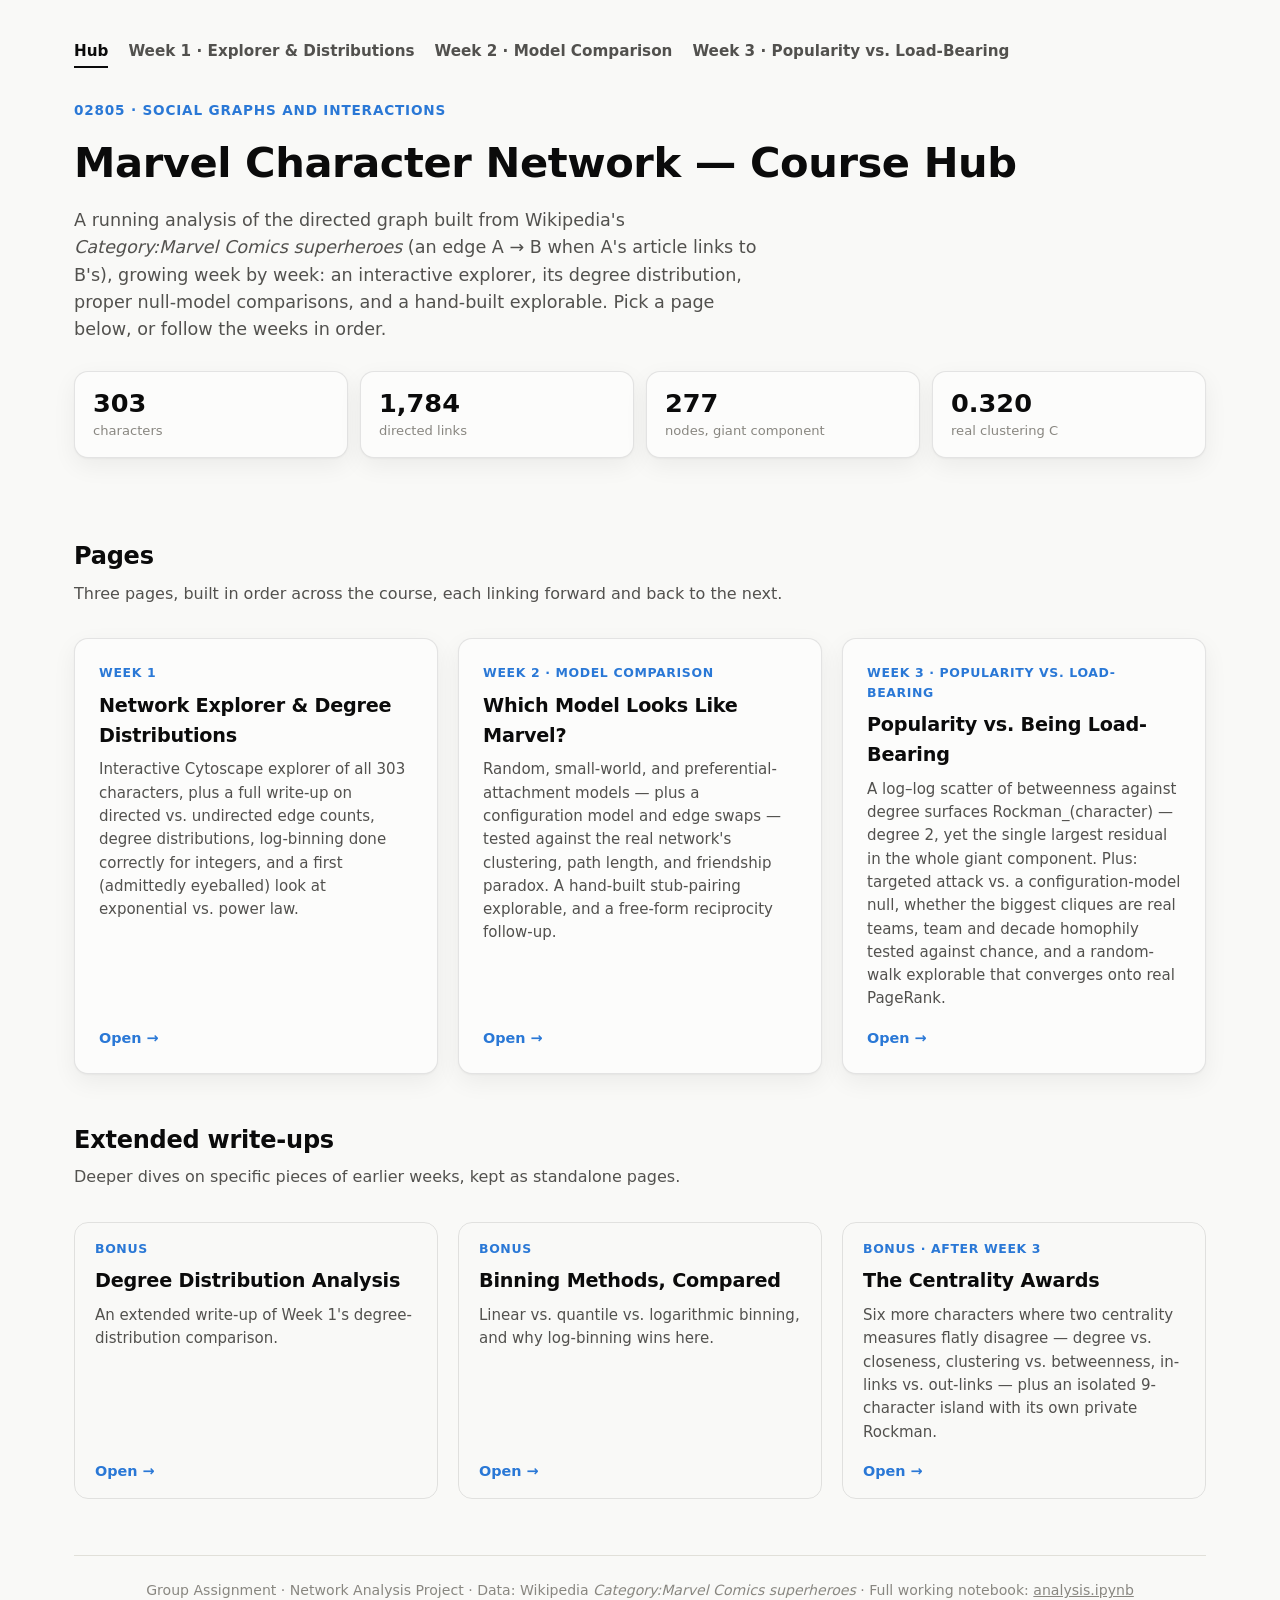
<file: docs/index.html>
<!DOCTYPE html>
<html lang="en">
<head>
    <meta charset="UTF-8">
    <meta name="viewport" content="width=device-width, initial-scale=1.0">
    <title>Marvel Network Analysis</title>
    <meta name="description" content="Course hub for a Wikipedia-derived Marvel Comics character network: an interactive explorer, degree-distribution study, null-model analysis, and a hand-built explorable.">
    <link rel="stylesheet" href="css/style.css">
</head>
<body>
    <div class="page">
        <header class="hero">
            <nav class="nav">
                <a href="index.html" class="active">Hub</a>
                <a href="week1.html">Week 1 · Explorer &amp; Distributions</a>
                <a href="week2.html">Week 2 · Model Comparison</a>
                <a href="week3.html">Week 3 · Popularity vs. Load-Bearing</a>
            </nav>
            <div class="hero-eyebrow">02805 · Social Graphs and Interactions</div>
            <h1>Marvel Character Network — Course Hub</h1>
            <p class="lede">
                A running analysis of the directed graph built from Wikipedia's
                <em>Category:Marvel Comics superheroes</em> (an edge A&nbsp;&rarr;&nbsp;B when A's
                article links to B's), growing week by week: an interactive explorer, its degree
                distribution, proper null-model comparisons, and a hand-built explorable. Pick a
                page below, or follow the weeks in order.
            </p>
            <div class="stat-row" id="heroStats">
                <div class="stat-tile"><div class="value">303</div><div class="label">characters</div></div>
                <div class="stat-tile"><div class="value">1,784</div><div class="label">directed links</div></div>
                <div class="stat-tile"><div class="value">277</div><div class="label">nodes, giant component</div></div>
                <div class="stat-tile"><div class="value">0.320</div><div class="label">real clustering C</div></div>
            </div>
        </header>

        <main>
            <section class="section">
                <h2>Pages</h2>
                <p class="section-intro">
                    Three pages, built in order across the course, each linking forward and back to
                    the next.
                </p>

                <div class="hub-grid">
                    <a class="hub-card" href="week1.html">
                        <div class="hub-eyebrow">Week 1</div>
                        <h3>Network Explorer &amp; Degree Distributions</h3>
                        <p>
                            Interactive Cytoscape explorer of all 303 characters, plus a full
                            write-up on directed vs. undirected edge counts, degree distributions,
                            log-binning done correctly for integers, and a first (admittedly
                            eyeballed) look at exponential vs. power law.
                        </p>
                        <div class="hub-arrow">Open &rarr;</div>
                    </a>

                    <a class="hub-card" href="week2.html">
                        <div class="hub-eyebrow">Week 2 · Model Comparison</div>
                        <h3>Which Model Looks Like Marvel?</h3>
                        <p>
                            Random, small-world, and preferential-attachment models — plus a
                            configuration model and edge swaps — tested against the real network's
                            clustering, path length, and friendship paradox. A hand-built
                            stub-pairing explorable, and a free-form reciprocity follow-up.
                        </p>
                        <div class="hub-arrow">Open &rarr;</div>
                    </a>

                    <a class="hub-card" href="week3.html">
                        <div class="hub-eyebrow">Week 3 · Popularity vs. Load-Bearing</div>
                        <h3>Popularity vs. Being Load-Bearing</h3>
                        <p>
                            A log&ndash;log scatter of betweenness against degree surfaces
                            Rockman_(character) &mdash; degree 2, yet the single largest residual in
                            the whole giant component. Plus: targeted attack vs. a configuration-model
                            null, whether the biggest cliques are real teams, team and decade homophily
                            tested against chance, and a random-walk explorable that converges onto
                            real PageRank.
                        </p>
                        <div class="hub-arrow">Open &rarr;</div>
                    </a>
                </div>
            </section>

            <section class="section">
                <h2>Extended write-ups</h2>
                <p class="section-intro">
                    Deeper dives on specific pieces of earlier weeks, kept as standalone pages.
                </p>
                <div class="hub-grid">
                    <a class="hub-card secondary" href="degree_distribution_analysis.html">
                        <div class="hub-eyebrow">Bonus</div>
                        <h3>Degree Distribution Analysis</h3>
                        <p>An extended write-up of Week 1's degree-distribution comparison.</p>
                        <div class="hub-arrow">Open &rarr;</div>
                    </a>
                    <a class="hub-card secondary" href="binning_methods.html">
                        <div class="hub-eyebrow">Bonus</div>
                        <h3>Binning Methods, Compared</h3>
                        <p>Linear vs. quantile vs. logarithmic binning, and why log-binning wins here.</p>
                        <div class="hub-arrow">Open &rarr;</div>
                    </a>
                    <a class="hub-card secondary" href="centrality_awards.html">
                        <div class="hub-eyebrow">Bonus &middot; after Week 3</div>
                        <h3>The Centrality Awards</h3>
                        <p>Six more characters where two centrality measures flatly disagree &mdash; degree vs. closeness, clustering vs. betweenness, in-links vs. out-links &mdash; plus an isolated 9-character island with its own private Rockman.</p>
                        <div class="hub-arrow">Open &rarr;</div>
                    </a>
                </div>
            </section>
        </main>

        <footer>
            <p>
                Group Assignment · Network Analysis Project · Data: Wikipedia
                <em>Category:Marvel Comics superheroes</em> ·
                Full working notebook:
                <a href="https://github.com/kaykay-ng/legendary-sniffle/blob/main/notebooks/analysis.ipynb">analysis.ipynb</a>
            </p>
        </footer>
    </div>
</body>
</html>
</file>
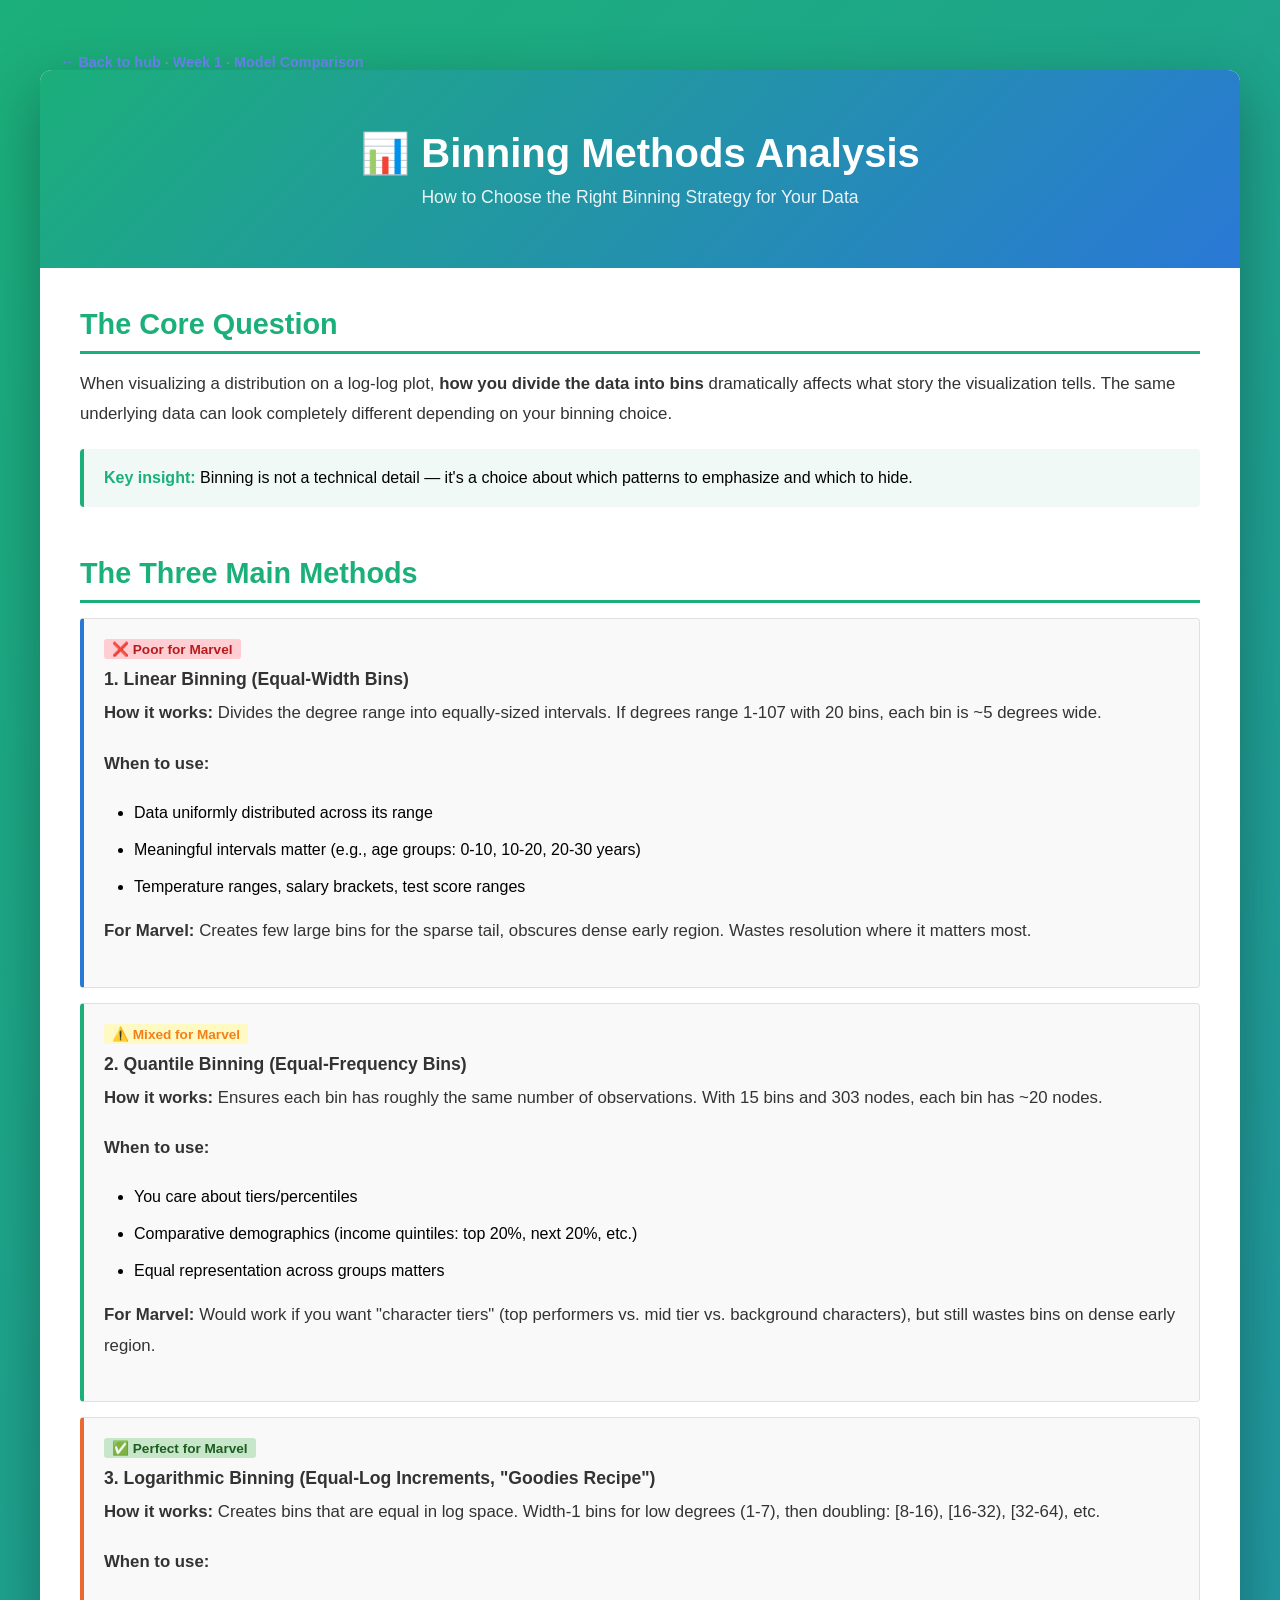
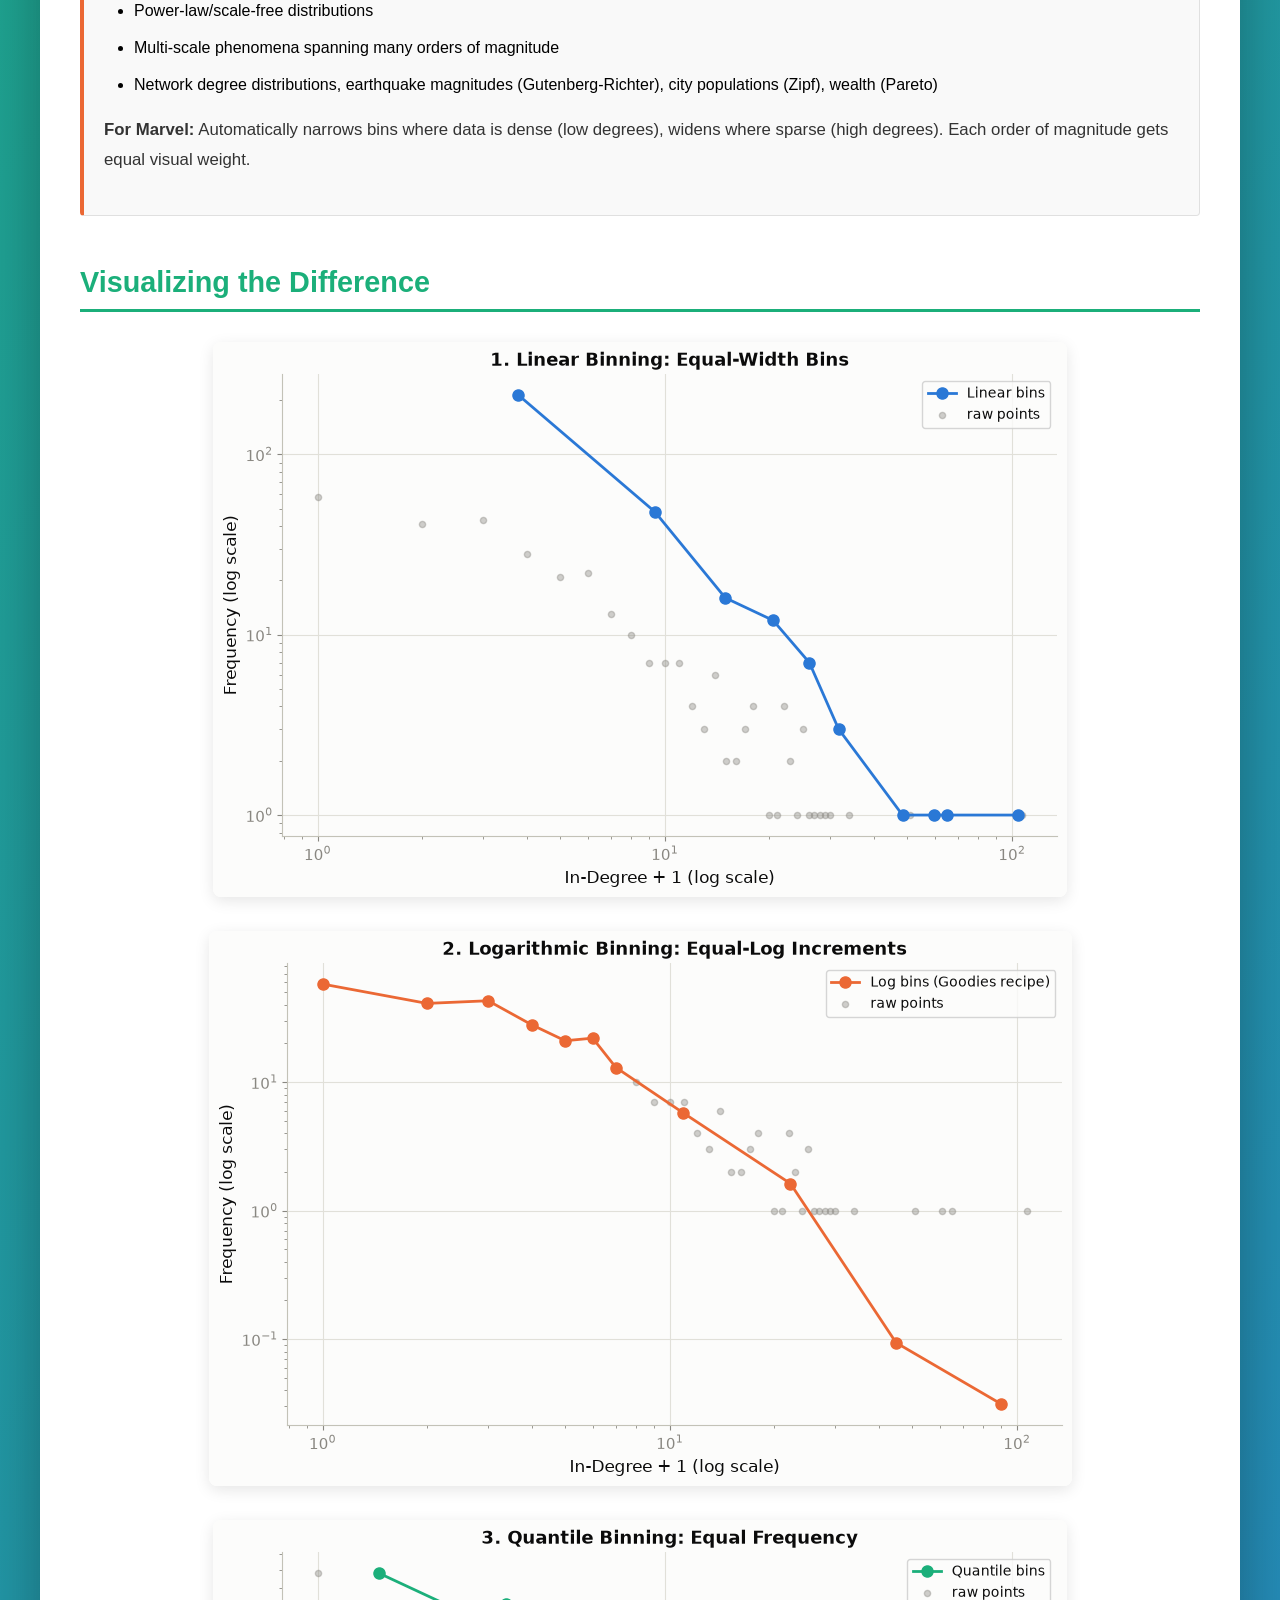
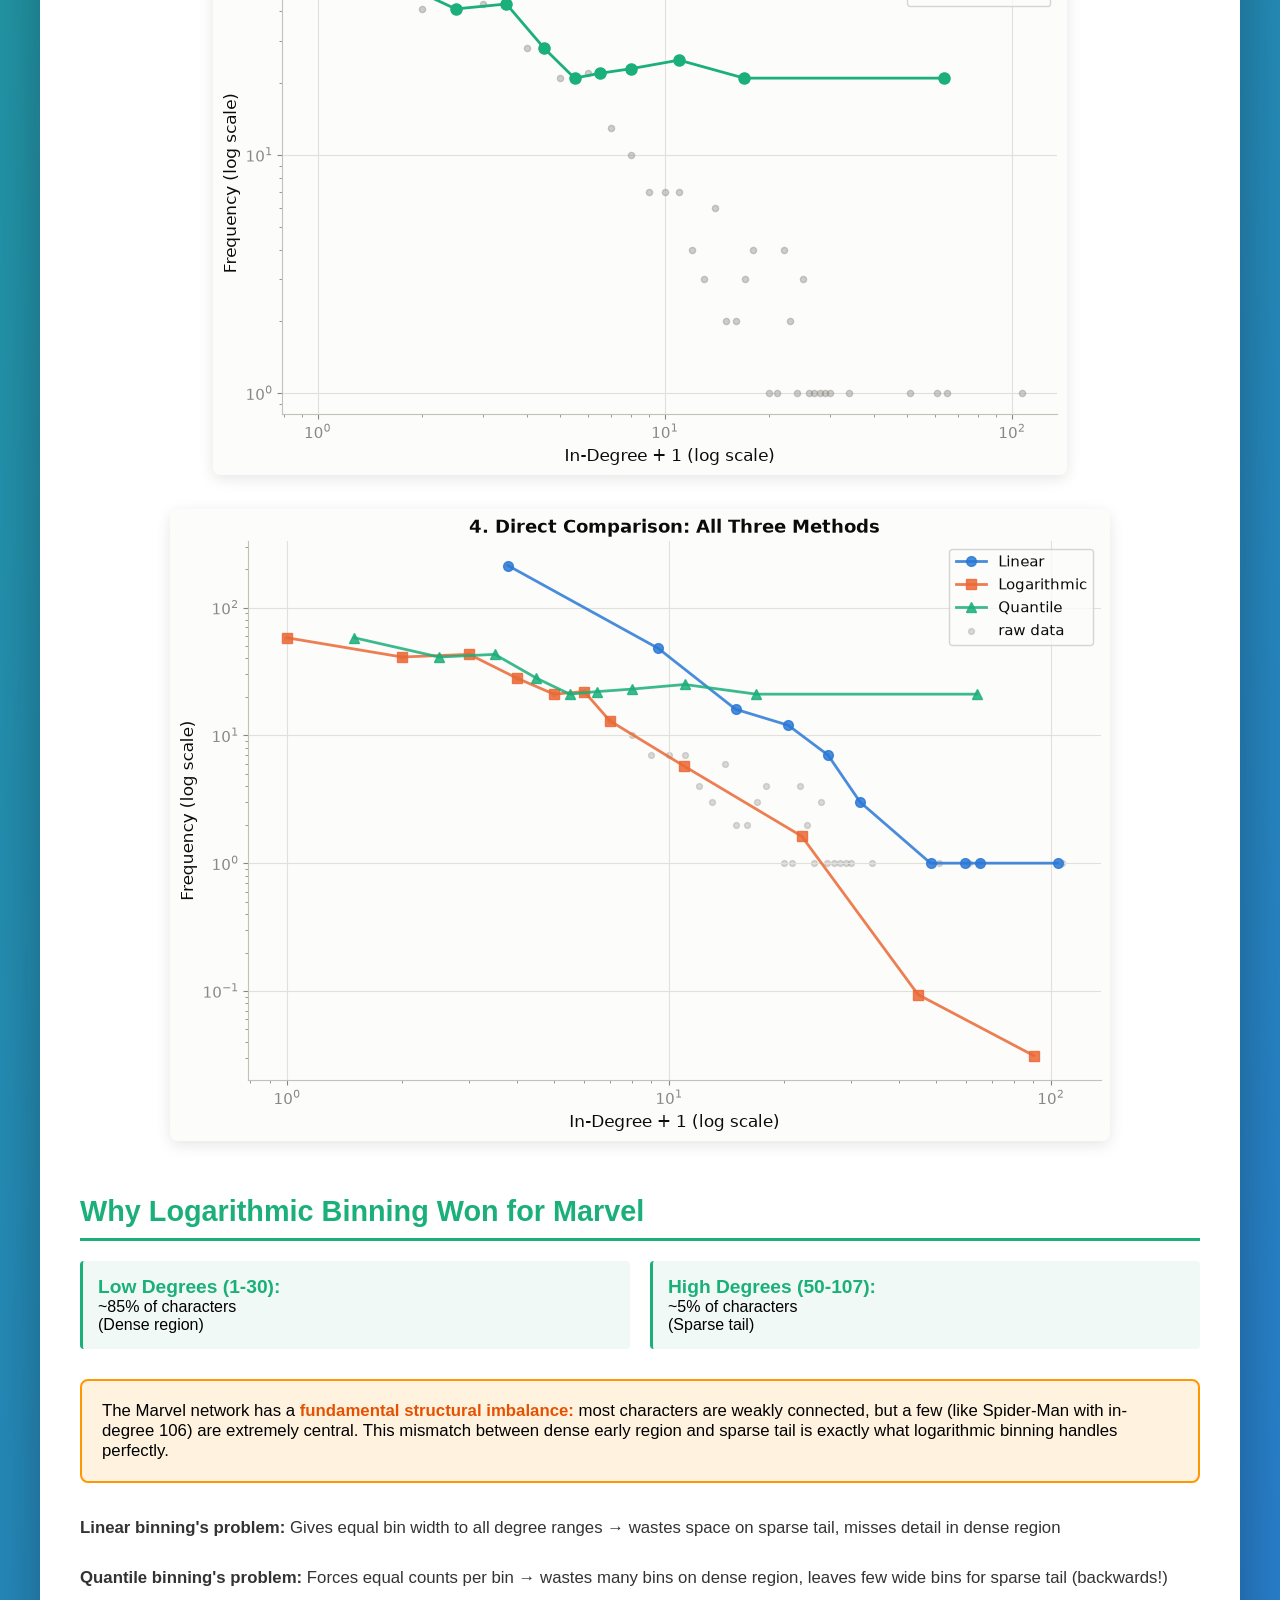
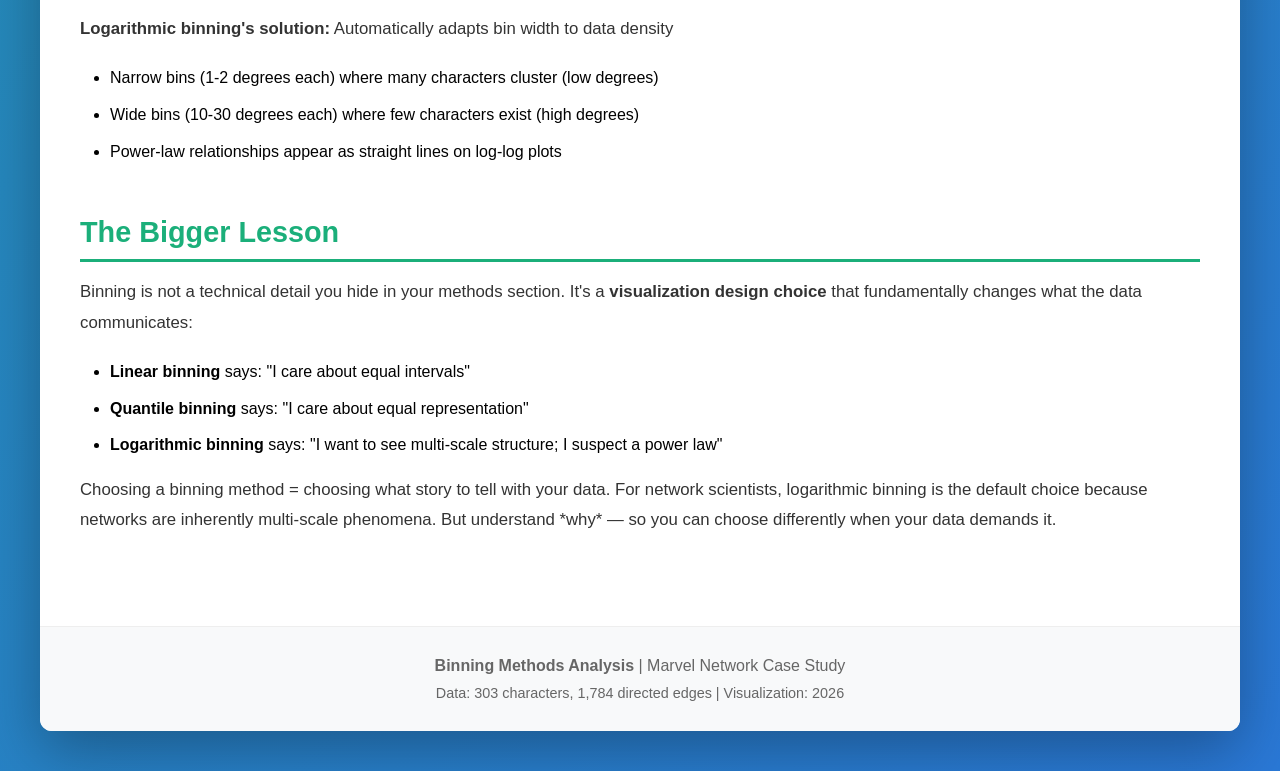
<file: docs/binning_methods.html>
<!DOCTYPE html>
<html lang="en">
<head>
    <meta charset="UTF-8">
    <meta name="viewport" content="width=device-width, initial-scale=1.0">
    <title>Binning Methods Analysis - Marvel Network</title>
    <style>
        * {
            margin: 0;
            padding: 0;
            box-sizing: border-box;
        }
        body {
            font-family: -apple-system, BlinkMacSystemFont, 'Segoe UI', Roboto, Oxygen, Ubuntu, Cantarell, sans-serif;
            background: linear-gradient(135deg, #1baf7a 0%, #2a78d6 100%);
            min-height: 100vh;
            padding: 40px 20px;
        }
        .container {
            max-width: 1200px;
            margin: 0 auto;
            background: white;
            border-radius: 12px;
            box-shadow: 0 20px 60px rgba(0,0,0,0.3);
            overflow: hidden;
        }
        .header {
            background: linear-gradient(135deg, #1baf7a 0%, #2a78d6 100%);
            color: white;
            padding: 60px 40px;
            text-align: center;
        }
        .header h1 {
            font-size: 2.5em;
            margin-bottom: 10px;
        }
        .header p {
            font-size: 1.1em;
            opacity: 0.9;
        }
        .content {
            padding: 40px;
        }
        .section {
            margin-bottom: 50px;
        }
        .section h2 {
            color: #1baf7a;
            font-size: 1.8em;
            margin-bottom: 15px;
            border-bottom: 3px solid #1baf7a;
            padding-bottom: 10px;
        }
        .section p {
            color: #333;
            font-size: 1.05em;
            line-height: 1.8;
            margin-bottom: 20px;
        }
        .intro-box {
            background: #f0f9f6;
            border-left: 4px solid #1baf7a;
            padding: 20px;
            margin: 20px 0;
            border-radius: 4px;
        }
        .intro-box strong {
            color: #1baf7a;
        }
        .plot {
            text-align: center;
            margin: 30px 0;
        }
        .plot img {
            max-width: 100%;
            height: auto;
            border-radius: 8px;
            box-shadow: 0 4px 15px rgba(0,0,0,0.1);
        }
        .method-card {
            background: #f9f9f9;
            border: 1px solid #e0e0e0;
            border-left: 4px solid #2a78d6;
            padding: 20px;
            margin: 15px 0;
            border-radius: 4px;
        }
        .method-card.log {
            border-left-color: #eb6834;
        }
        .method-card.quantile {
            border-left-color: #1baf7a;
        }
        .method-card h4 {
            color: #333;
            margin-bottom: 8px;
            font-size: 1.1em;
        }
        .method-card .label {
            display: inline-block;
            padding: 2px 8px;
            border-radius: 3px;
            font-size: 0.85em;
            font-weight: bold;
            margin-bottom: 10px;
        }
        .label.good {
            background: #c8e6c9;
            color: #1b5e20;
        }
        .label.ok {
            background: #fff9c4;
            color: #f57f17;
        }
        .label.poor {
            background: #ffcdd2;
            color: #b71c1c;
        }
        .insight {
            background: #fff3e0;
            border: 2px solid #ff9800;
            border-radius: 8px;
            padding: 20px;
            margin: 30px 0;
            font-size: 1.05em;
        }
        .insight strong {
            color: #e65100;
        }
        .footer {
            background: #f8f9fa;
            padding: 30px 40px;
            text-align: center;
            color: #666;
            border-top: 1px solid #eee;
        }
        ul {
            margin: 15px 0 15px 30px;
            line-height: 1.8;
        }
        li {
            margin-bottom: 8px;
        }
        .stats {
            display: grid;
            grid-template-columns: 1fr 1fr;
            gap: 20px;
            margin: 20px 0;
        }
        .stat {
            background: #f0f9f6;
            padding: 15px;
            border-radius: 4px;
            border-left: 3px solid #1baf7a;
        }
        .stat strong {
            color: #1baf7a;
            font-size: 1.2em;
        }
    </style>
</head>
<body>
    <div style="max-width:1200px;margin:0 auto;padding:14px 20px 0;font-family:-apple-system,BlinkMacSystemFont,'Segoe UI',Roboto,sans-serif;font-size:0.9em;">
        <a href="index.html" style="color:#667eea;text-decoration:none;font-weight:600;">&larr; Back to hub</a>
        <span style="color:#999;"> &middot; </span>
        <a href="week1.html" style="color:#667eea;text-decoration:none;font-weight:600;">Week 1</a>
        <span style="color:#999;"> &middot; </span>
        <a href="week2.html" style="color:#667eea;text-decoration:none;font-weight:600;">Model Comparison</a>
    </div>
    <div class="container">
        <div class="header">
            <h1>📊 Binning Methods Analysis</h1>
            <p>How to Choose the Right Binning Strategy for Your Data</p>
        </div>
        
        <div class="content">
            <div class="section">
                <h2>The Core Question</h2>
                <p>When visualizing a distribution on a log-log plot, <strong>how you divide the data into bins</strong> dramatically affects what story the visualization tells. The same underlying data can look completely different depending on your binning choice.</p>
                
                <div class="intro-box">
                    <strong>Key insight:</strong> Binning is not a technical detail — it's a choice about which patterns to emphasize and which to hide.
                </div>
            </div>

            <div class="section">
                <h2>The Three Main Methods</h2>
                
                <div class="method-card">
                    <span class="label poor">❌ Poor for Marvel</span>
                    <h4>1. Linear Binning (Equal-Width Bins)</h4>
                    <p><strong>How it works:</strong> Divides the degree range into equally-sized intervals. If degrees range 1-107 with 20 bins, each bin is ~5 degrees wide.</p>
                    <p><strong>When to use:</strong></p>
                    <ul>
                        <li>Data uniformly distributed across its range</li>
                        <li>Meaningful intervals matter (e.g., age groups: 0-10, 10-20, 20-30 years)</li>
                        <li>Temperature ranges, salary brackets, test score ranges</li>
                    </ul>
                    <p><strong>For Marvel:</strong> Creates few large bins for the sparse tail, obscures dense early region. Wastes resolution where it matters most.</p>
                </div>

                <div class="method-card quantile">
                    <span class="label ok">⚠️ Mixed for Marvel</span>
                    <h4>2. Quantile Binning (Equal-Frequency Bins)</h4>
                    <p><strong>How it works:</strong> Ensures each bin has roughly the same number of observations. With 15 bins and 303 nodes, each bin has ~20 nodes.</p>
                    <p><strong>When to use:</strong></p>
                    <ul>
                        <li>You care about tiers/percentiles</li>
                        <li>Comparative demographics (income quintiles: top 20%, next 20%, etc.)</li>
                        <li>Equal representation across groups matters</li>
                    </ul>
                    <p><strong>For Marvel:</strong> Would work if you want "character tiers" (top performers vs. mid tier vs. background characters), but still wastes bins on dense early region.</p>
                </div>

                <div class="method-card log">
                    <span class="label good">✅ Perfect for Marvel</span>
                    <h4>3. Logarithmic Binning (Equal-Log Increments, "Goodies Recipe")</h4>
                    <p><strong>How it works:</strong> Creates bins that are equal in log space. Width-1 bins for low degrees (1-7), then doubling: [8-16), [16-32), [32-64), etc.</p>
                    <p><strong>When to use:</strong></p>
                    <ul>
                        <li>Power-law/scale-free distributions</li>
                        <li>Multi-scale phenomena spanning many orders of magnitude</li>
                        <li>Network degree distributions, earthquake magnitudes (Gutenberg-Richter), city populations (Zipf), wealth (Pareto)</li>
                    </ul>
                    <p><strong>For Marvel:</strong> Automatically narrows bins where data is dense (low degrees), widens where sparse (high degrees). Each order of magnitude gets equal visual weight.</p>
                </div>
            </div>

            <div class="section">
                <h2>Visualizing the Difference</h2>
                
                <div class="plot">
                    <img src="[data-uri]" alt="Linear binning">
                </div>
                
                <div class="plot">
                    <img src="[data-uri]" alt="Logarithmic binning">
                </div>
                
                <div class="plot">
                    <img src="[data-uri]" alt="Quantile binning">
                </div>
                
                <div class="plot">
                    <img src="[data-uri]" alt="All methods comparison">
                </div>
            </div>

            <div class="section">
                <h2>Why Logarithmic Binning Won for Marvel</h2>
                
                <div class="stats">
                    <div class="stat">
                        <strong>Low Degrees (1-30):</strong><br>
                        ~85% of characters<br>
                        (Dense region)
                    </div>
                    <div class="stat">
                        <strong>High Degrees (50-107):</strong><br>
                        ~5% of characters<br>
                        (Sparse tail)
                    </div>
                </div>
                
                <div class="insight">
                    The Marvel network has a <strong>fundamental structural imbalance:</strong> most characters are weakly connected, but a few (like Spider-Man with in-degree 106) are extremely central. This mismatch between dense early region and sparse tail is exactly what logarithmic binning handles perfectly.
                </div>
                
                <p><strong>Linear binning's problem:</strong> Gives equal bin width to all degree ranges → wastes space on sparse tail, misses detail in dense region</p>
                
                <p><strong>Quantile binning's problem:</strong> Forces equal counts per bin → wastes many bins on dense region, leaves few wide bins for sparse tail (backwards!)</p>
                
                <p><strong>Logarithmic binning's solution:</strong> Automatically adapts bin width to data density</p>
                <ul>
                    <li>Narrow bins (1-2 degrees each) where many characters cluster (low degrees)</li>
                    <li>Wide bins (10-30 degrees each) where few characters exist (high degrees)</li>
                    <li>Power-law relationships appear as straight lines on log-log plots</li>
                </ul>
            </div>

            <div class="section">
                <h2>The Bigger Lesson</h2>
                
                <p>Binning is not a technical detail you hide in your methods section. It's a <strong>visualization design choice</strong> that fundamentally changes what the data communicates:</p>
                
                <ul>
                    <li><strong>Linear binning</strong> says: "I care about equal intervals"</li>
                    <li><strong>Quantile binning</strong> says: "I care about equal representation"</li>
                    <li><strong>Logarithmic binning</strong> says: "I want to see multi-scale structure; I suspect a power law"</li>
                </ul>
                
                <p>Choosing a binning method = choosing what story to tell with your data. For network scientists, logarithmic binning is the default choice because networks are inherently multi-scale phenomena. But understand *why* — so you can choose differently when your data demands it.</p>
            </div>
        </div>
        
        <div class="footer">
            <p><strong>Binning Methods Analysis</strong> | Marvel Network Case Study</p>
            <p style="margin-top: 10px; font-size: 0.9em;">Data: 303 characters, 1,784 directed edges | Visualization: 2026</p>
        </div>
    </div>
</body>
</html>
</file>
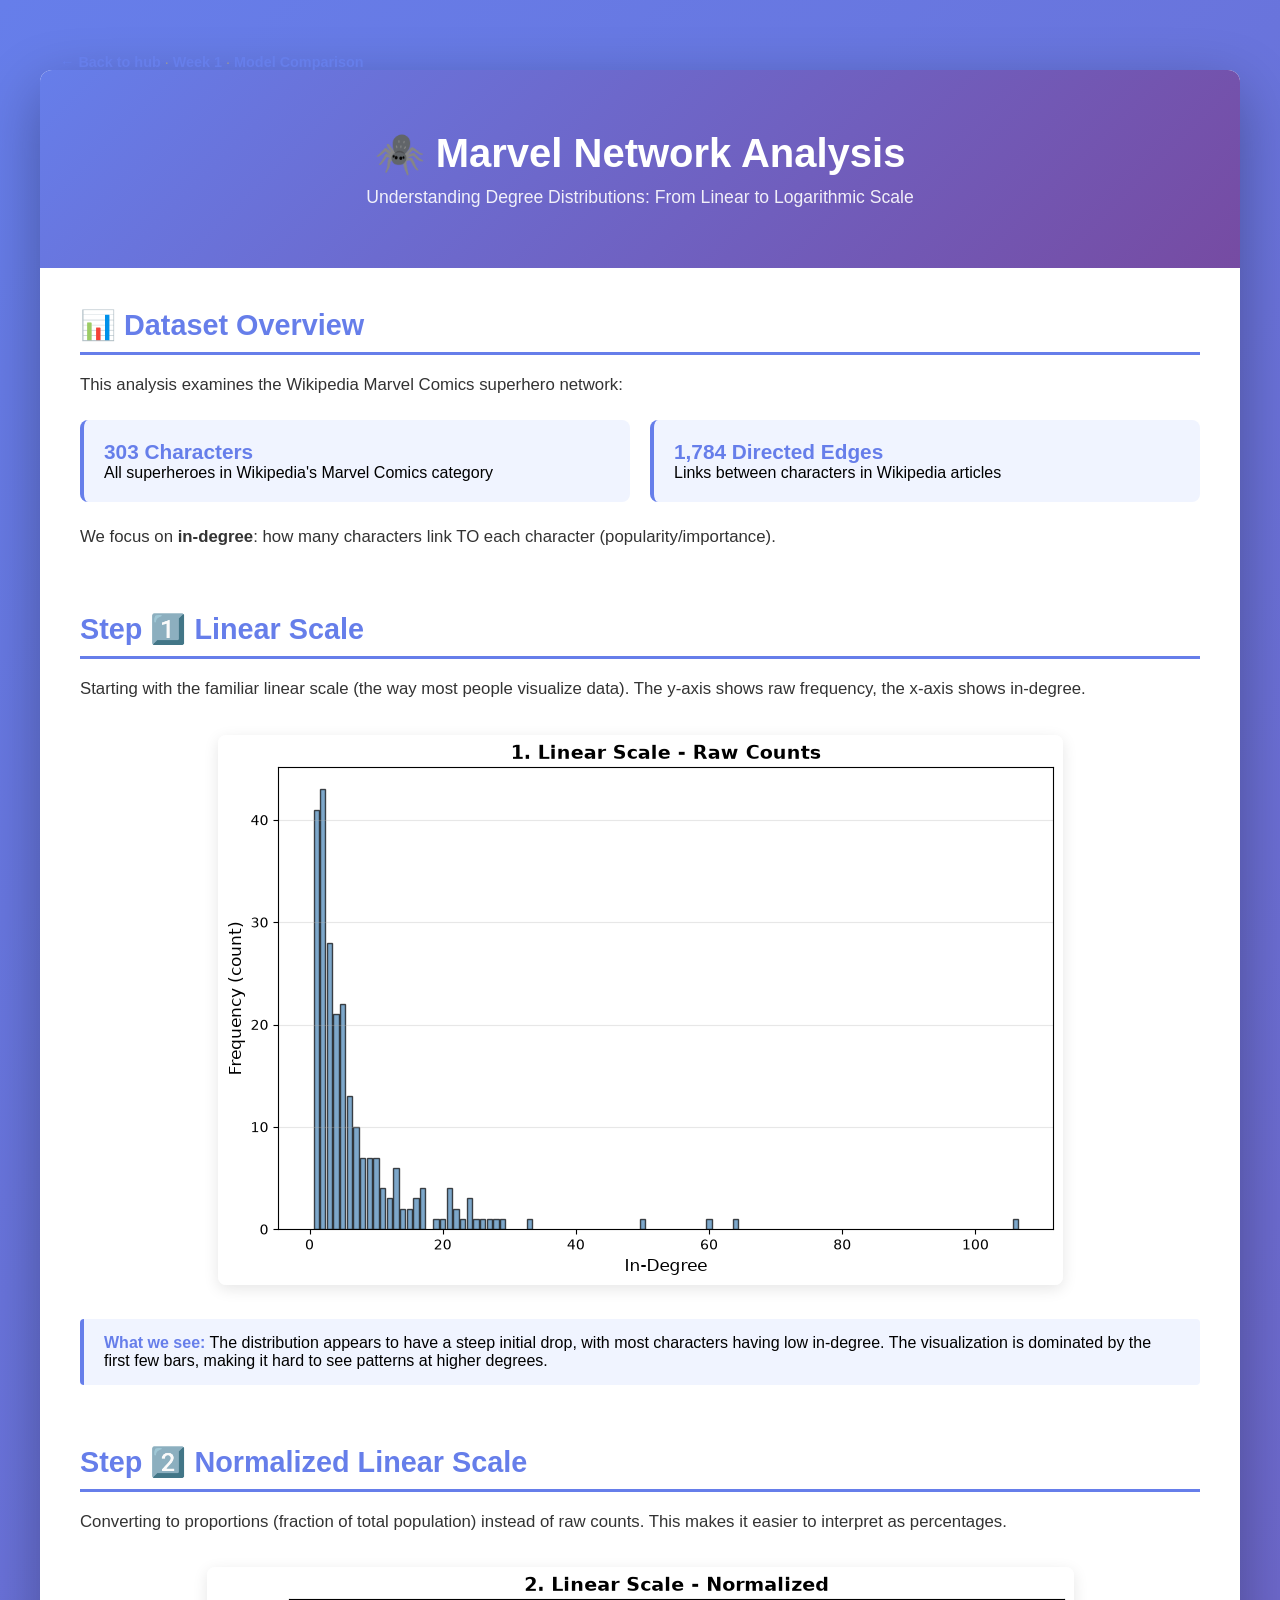
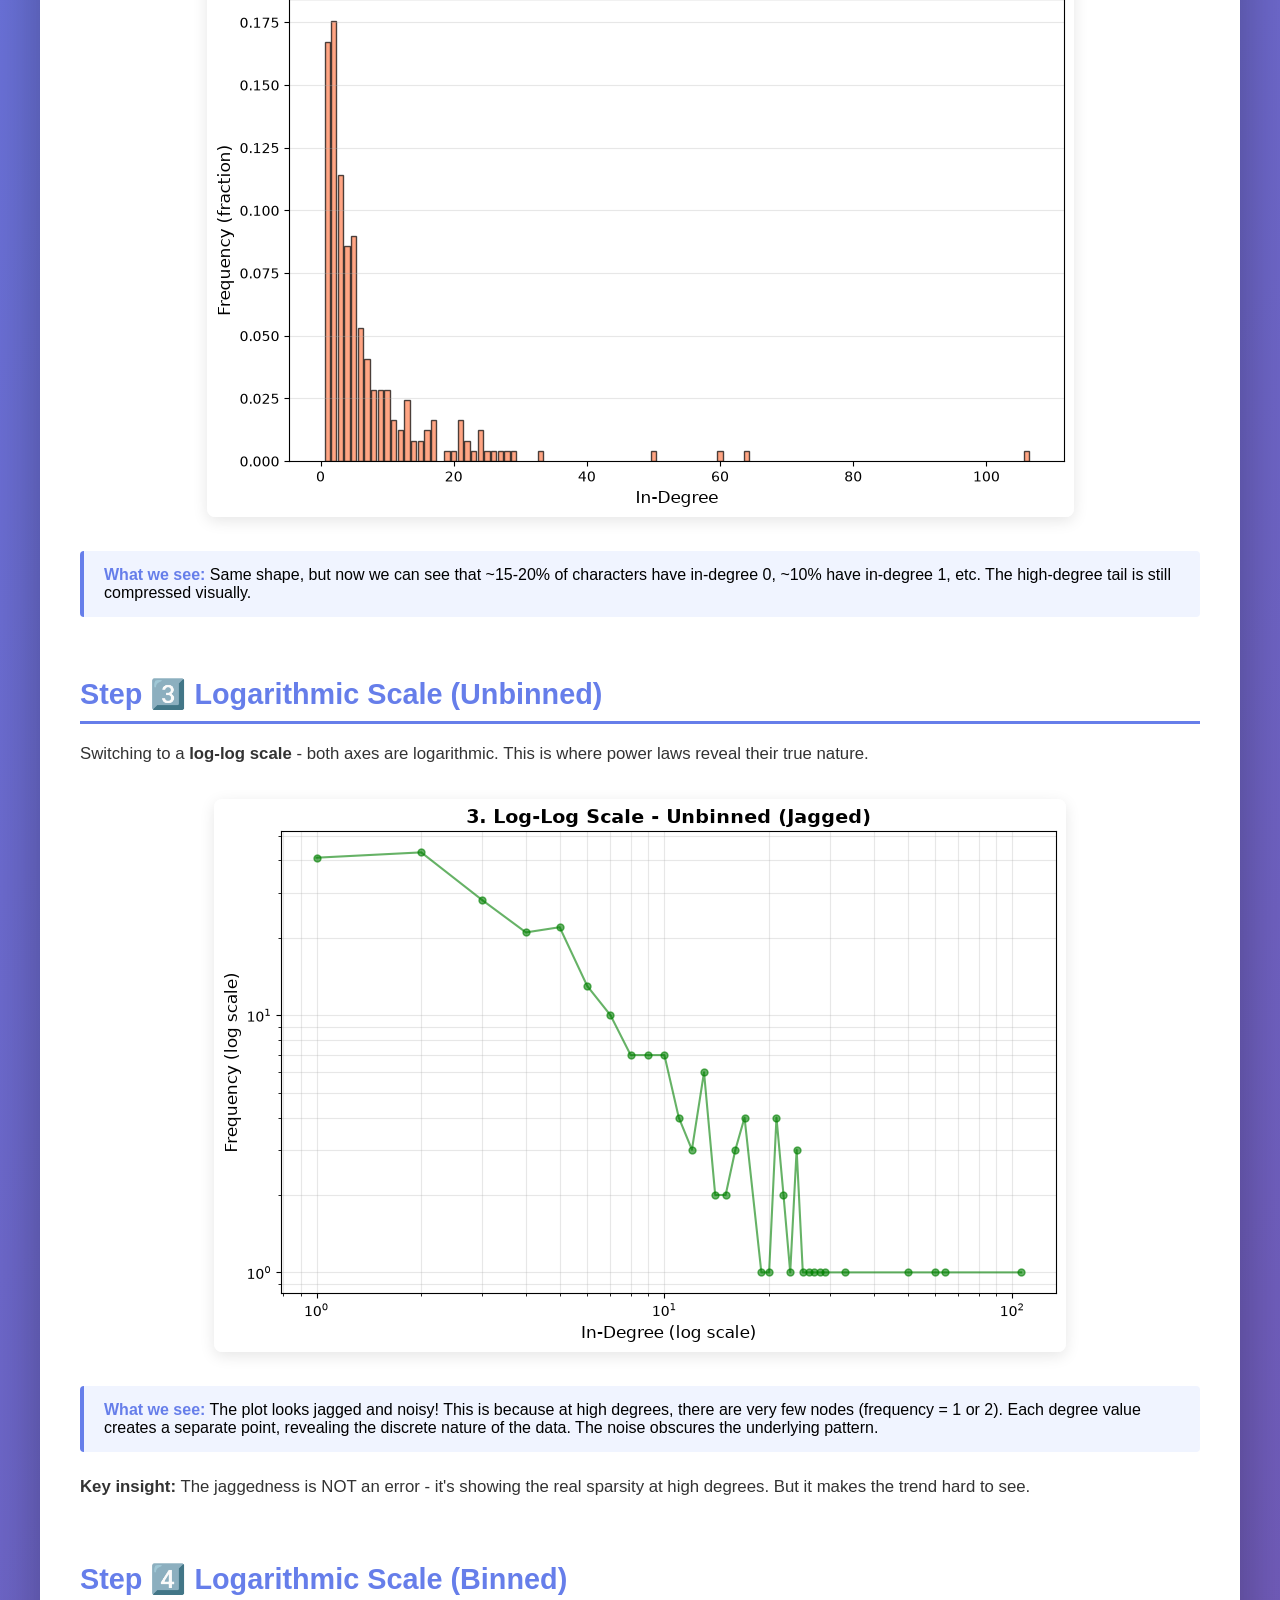
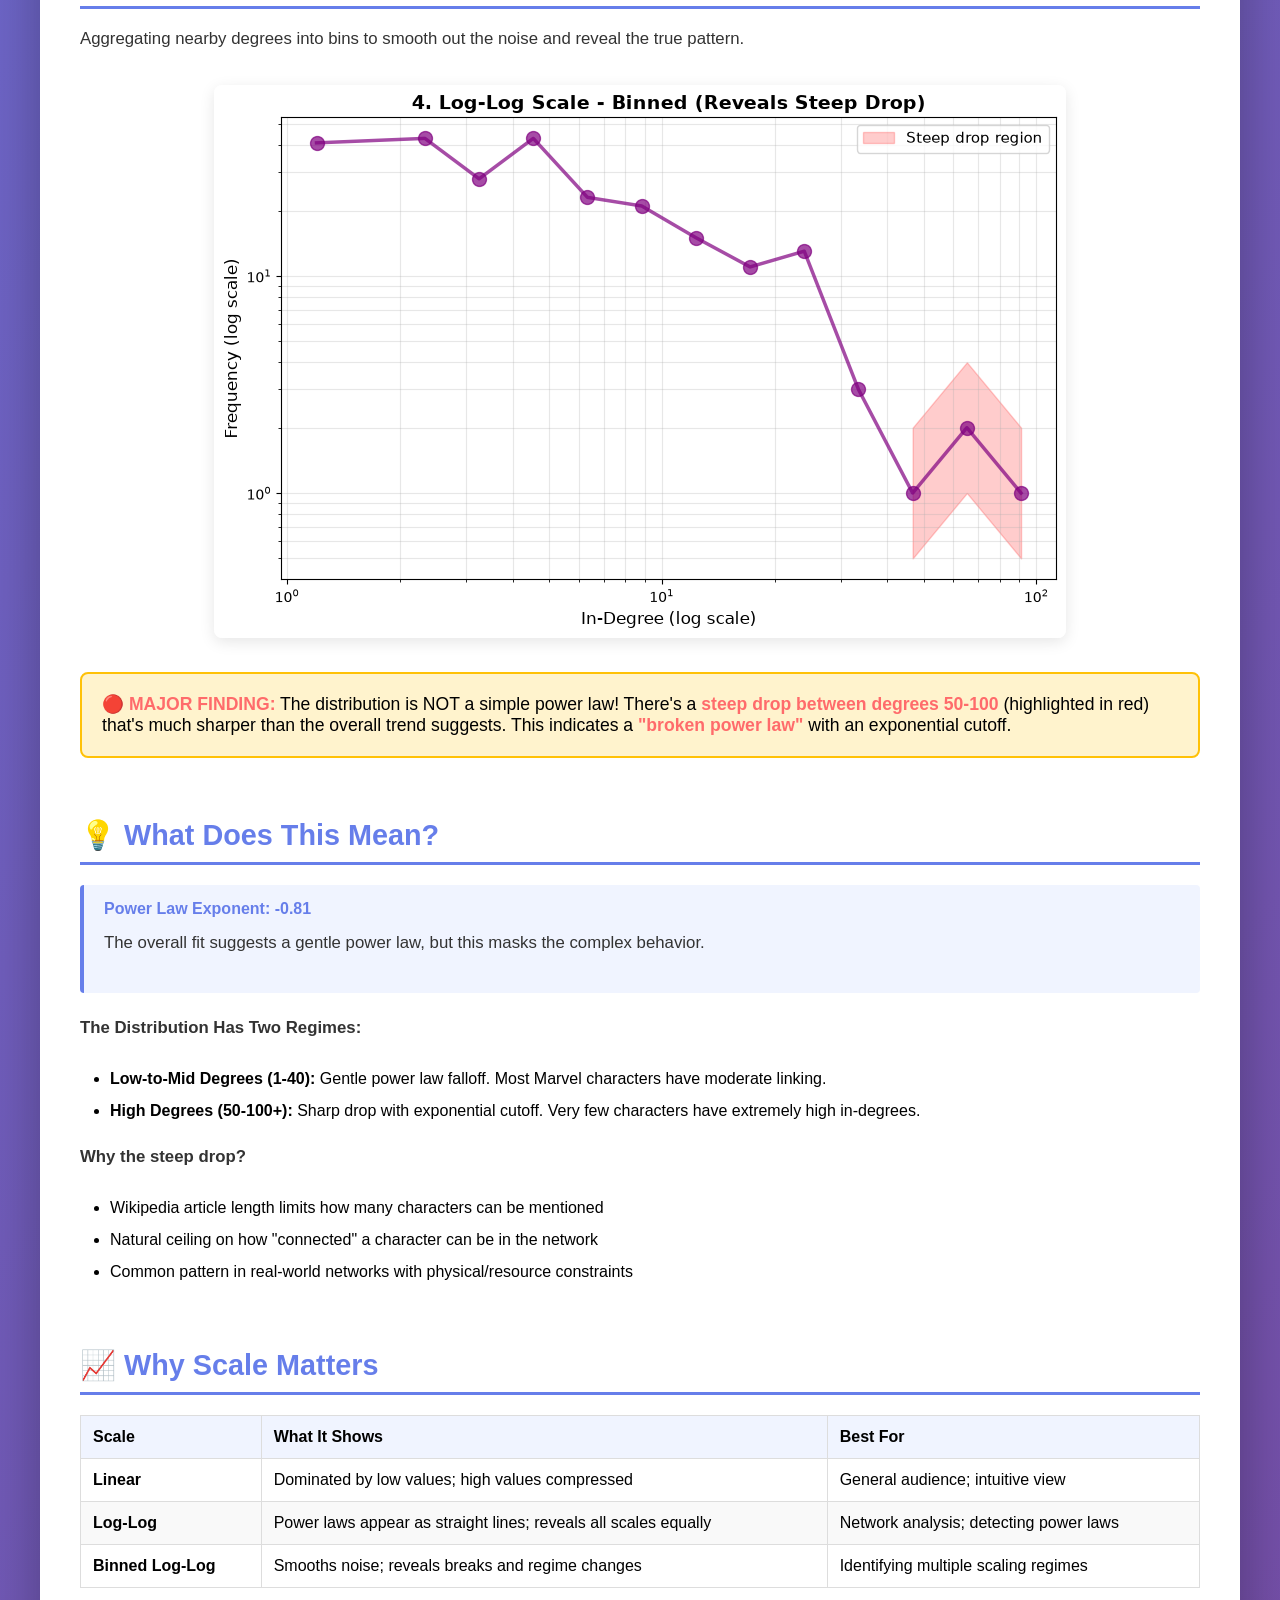
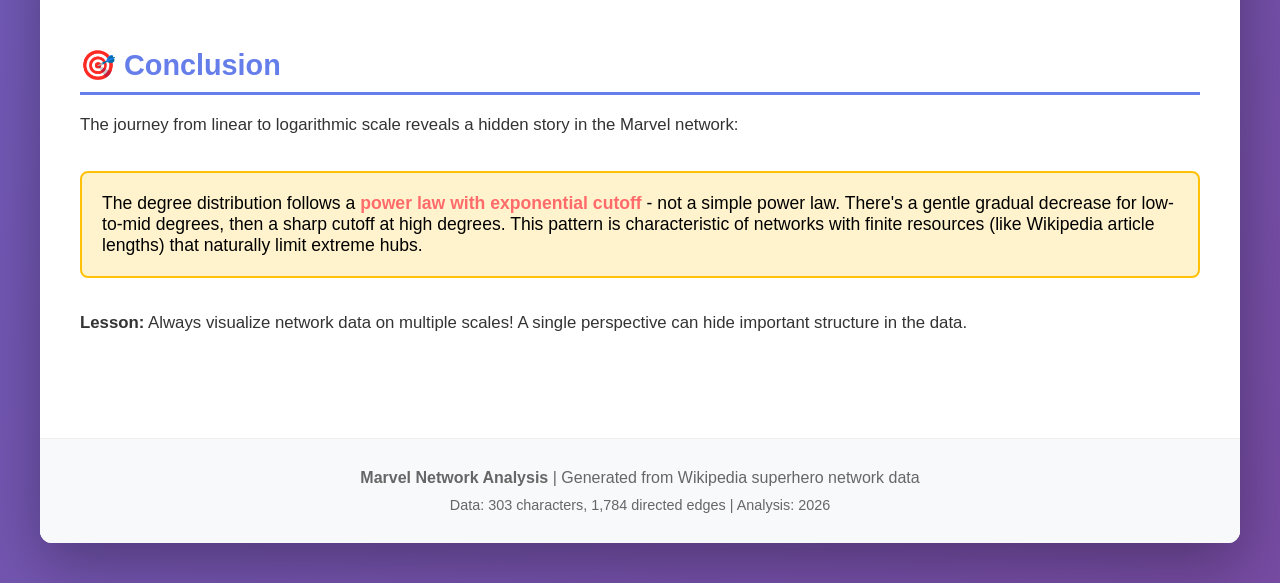
<file: docs/degree_distribution_analysis.html>
<!DOCTYPE html>
<html lang="en">
<head>
    <meta charset="UTF-8">
    <meta name="viewport" content="width=device-width, initial-scale=1.0">
    <title>Marvel Network: Degree Distribution Analysis</title>
    <style>
        * {
            margin: 0;
            padding: 0;
            box-sizing: border-box;
        }
        body {
            font-family: -apple-system, BlinkMacSystemFont, 'Segoe UI', Roboto, Oxygen, Ubuntu, Cantarell, sans-serif;
            background: linear-gradient(135deg, #667eea 0%, #764ba2 100%);
            min-height: 100vh;
            padding: 40px 20px;
        }
        .container {
            max-width: 1200px;
            margin: 0 auto;
            background: white;
            border-radius: 12px;
            box-shadow: 0 20px 60px rgba(0,0,0,0.3);
            overflow: hidden;
        }
        .header {
            background: linear-gradient(135deg, #667eea 0%, #764ba2 100%);
            color: white;
            padding: 60px 40px;
            text-align: center;
        }
        .header h1 {
            font-size: 2.5em;
            margin-bottom: 10px;
        }
        .header p {
            font-size: 1.1em;
            opacity: 0.9;
        }
        .content {
            padding: 40px;
        }
        .section {
            margin-bottom: 60px;
        }
        .section h2 {
            color: #667eea;
            font-size: 1.8em;
            margin-bottom: 15px;
            border-bottom: 3px solid #667eea;
            padding-bottom: 10px;
        }
        .section p {
            color: #333;
            font-size: 1.05em;
            line-height: 1.8;
            margin-bottom: 20px;
        }
        .highlight {
            background: #f0f4ff;
            border-left: 4px solid #667eea;
            padding: 15px 20px;
            margin: 20px 0;
            border-radius: 4px;
        }
        .highlight strong {
            color: #667eea;
        }
        .plot {
            text-align: center;
            margin: 30px 0;
        }
        .plot img {
            max-width: 100%;
            height: auto;
            border-radius: 8px;
            box-shadow: 0 4px 15px rgba(0,0,0,0.1);
        }
        .key-finding {
            background: #fff3cd;
            border: 2px solid #ffc107;
            border-radius: 8px;
            padding: 20px;
            margin: 30px 0;
            font-size: 1.1em;
        }
        .key-finding strong {
            color: #ff6b6b;
        }
        .footer {
            background: #f8f9fa;
            padding: 30px 40px;
            text-align: center;
            color: #666;
            border-top: 1px solid #eee;
        }
        .stats-grid {
            display: grid;
            grid-template-columns: 1fr 1fr;
            gap: 20px;
            margin: 20px 0;
        }
        .stat-box {
            background: #f0f4ff;
            padding: 20px;
            border-radius: 8px;
            border-left: 4px solid #667eea;
        }
        .stat-box strong {
            color: #667eea;
            font-size: 1.3em;
        }
        @media (max-width: 768px) {
            .header h1 {
                font-size: 1.8em;
            }
            .content {
                padding: 20px;
            }
            .stats-grid {
                grid-template-columns: 1fr;
            }
        }
    </style>
</head>
<body>
    <div style="max-width:1200px;margin:0 auto;padding:14px 20px 0;font-family:-apple-system,BlinkMacSystemFont,'Segoe UI',Roboto,sans-serif;font-size:0.9em;">
        <a href="index.html" style="color:#667eea;text-decoration:none;font-weight:600;">&larr; Back to hub</a>
        <span style="color:#999;"> &middot; </span>
        <a href="week1.html" style="color:#667eea;text-decoration:none;font-weight:600;">Week 1</a>
        <span style="color:#999;"> &middot; </span>
        <a href="week2.html" style="color:#667eea;text-decoration:none;font-weight:600;">Model Comparison</a>
    </div>
    <div class="container">
        <div class="header">
            <h1>🕷️ Marvel Network Analysis</h1>
            <p>Understanding Degree Distributions: From Linear to Logarithmic Scale</p>
        </div>
        
        <div class="content">
            <div class="section">
                <h2>📊 Dataset Overview</h2>
                <p>This analysis examines the Wikipedia Marvel Comics superhero network:</p>
                <div class="stats-grid">
                    <div class="stat-box">
                        <strong>303 Characters</strong><br>
                        All superheroes in Wikipedia's Marvel Comics category
                    </div>
                    <div class="stat-box">
                        <strong>1,784 Directed Edges</strong><br>
                        Links between characters in Wikipedia articles
                    </div>
                </div>
                <p>We focus on <strong>in-degree</strong>: how many characters link TO each character (popularity/importance).</p>
            </div>

            <div class="section">
                <h2>Step 1️⃣ Linear Scale</h2>
                <p>Starting with the familiar linear scale (the way most people visualize data). The y-axis shows raw frequency, the x-axis shows in-degree.</p>
                <div class="plot">
                    <img src="[data-uri]" alt="Linear scale plot">
                </div>
                <div class="highlight">
                    <strong>What we see:</strong> The distribution appears to have a steep initial drop, with most characters having low in-degree. The visualization is dominated by the first few bars, making it hard to see patterns at higher degrees.
                </div>
            </div>

            <div class="section">
                <h2>Step 2️⃣ Normalized Linear Scale</h2>
                <p>Converting to proportions (fraction of total population) instead of raw counts. This makes it easier to interpret as percentages.</p>
                <div class="plot">
                    <img src="[data-uri]" alt="Normalized linear scale">
                </div>
                <div class="highlight">
                    <strong>What we see:</strong> Same shape, but now we can see that ~15-20% of characters have in-degree 0, ~10% have in-degree 1, etc. The high-degree tail is still compressed visually.
                </div>
            </div>

            <div class="section">
                <h2>Step 3️⃣ Logarithmic Scale (Unbinned)</h2>
                <p>Switching to a <strong>log-log scale</strong> - both axes are logarithmic. This is where power laws reveal their true nature.</p>
                <div class="plot">
                    <img src="[data-uri]" alt="Log-log unbinned">
                </div>
                <div class="highlight">
                    <strong>What we see:</strong> The plot looks jagged and noisy! This is because at high degrees, there are very few nodes (frequency = 1 or 2). Each degree value creates a separate point, revealing the discrete nature of the data. The noise obscures the underlying pattern.
                </div>
                <p><strong>Key insight:</strong> The jaggedness is NOT an error - it's showing the real sparsity at high degrees. But it makes the trend hard to see.</p>
            </div>

            <div class="section">
                <h2>Step 4️⃣ Logarithmic Scale (Binned)</h2>
                <p>Aggregating nearby degrees into bins to smooth out the noise and reveal the true pattern.</p>
                <div class="plot">
                    <img src="[data-uri]" alt="Log-log binned">
                </div>
                <div class="key-finding">
                    🔴 <strong>MAJOR FINDING:</strong> The distribution is NOT a simple power law! There's a <strong>steep drop between degrees 50-100</strong> (highlighted in red) that's much sharper than the overall trend suggests. This indicates a <strong>"broken power law"</strong> with an exponential cutoff.
                </div>
            </div>

            <div class="section">
                <h2>💡 What Does This Mean?</h2>
                <div class="highlight">
                    <strong>Power Law Exponent: -0.81</strong>
                    <p style="margin-top: 10px;">The overall fit suggests a gentle power law, but this masks the complex behavior.</p>
                </div>
                <p><strong>The Distribution Has Two Regimes:</strong></p>
                <ul style="margin: 15px 0 15px 30px; line-height: 2;">
                    <li><strong>Low-to-Mid Degrees (1-40):</strong> Gentle power law falloff. Most Marvel characters have moderate linking.</li>
                    <li><strong>High Degrees (50-100+):</strong> Sharp drop with exponential cutoff. Very few characters have extremely high in-degrees.</li>
                </ul>
                <p><strong>Why the steep drop?</strong></p>
                <ul style="margin: 15px 0 15px 30px; line-height: 2;">
                    <li>Wikipedia article length limits how many characters can be mentioned</li>
                    <li>Natural ceiling on how "connected" a character can be in the network</li>
                    <li>Common pattern in real-world networks with physical/resource constraints</li>
                </ul>
            </div>

            <div class="section">
                <h2>📈 Why Scale Matters</h2>
                <table style="width: 100%; border-collapse: collapse; margin: 20px 0;">
                    <tr style="background: #f0f4ff;">
                        <th style="padding: 12px; text-align: left; border: 1px solid #ddd;"><strong>Scale</strong></th>
                        <th style="padding: 12px; text-align: left; border: 1px solid #ddd;"><strong>What It Shows</strong></th>
                        <th style="padding: 12px; text-align: left; border: 1px solid #ddd;"><strong>Best For</strong></th>
                    </tr>
                    <tr>
                        <td style="padding: 12px; border: 1px solid #ddd;"><strong>Linear</strong></td>
                        <td style="padding: 12px; border: 1px solid #ddd;">Dominated by low values; high values compressed</td>
                        <td style="padding: 12px; border: 1px solid #ddd;">General audience; intuitive view</td>
                    </tr>
                    <tr style="background: #f9f9f9;">
                        <td style="padding: 12px; border: 1px solid #ddd;"><strong>Log-Log</strong></td>
                        <td style="padding: 12px; border: 1px solid #ddd;">Power laws appear as straight lines; reveals all scales equally</td>
                        <td style="padding: 12px; border: 1px solid #ddd;">Network analysis; detecting power laws</td>
                    </tr>
                    <tr>
                        <td style="padding: 12px; border: 1px solid #ddd;"><strong>Binned Log-Log</strong></td>
                        <td style="padding: 12px; border: 1px solid #ddd;">Smooths noise; reveals breaks and regime changes</td>
                        <td style="padding: 12px; border: 1px solid #ddd;">Identifying multiple scaling regimes</td>
                    </tr>
                </table>
            </div>

            <div class="section">
                <h2>🎯 Conclusion</h2>
                <p>The journey from linear to logarithmic scale reveals a hidden story in the Marvel network:</p>
                <div class="key-finding">
                    The degree distribution follows a <strong>power law with exponential cutoff</strong> - not a simple power law. There's a gentle gradual decrease for low-to-mid degrees, then a sharp cutoff at high degrees. This pattern is characteristic of networks with finite resources (like Wikipedia article lengths) that naturally limit extreme hubs.
                </div>
                <p style="margin-top: 20px;"><strong>Lesson:</strong> Always visualize network data on multiple scales! A single perspective can hide important structure in the data.</p>
            </div>
        </div>
        
        <div class="footer">
            <p><strong>Marvel Network Analysis</strong> | Generated from Wikipedia superhero network data</p>
            <p style="margin-top: 10px; font-size: 0.9em;">Data: 303 characters, 1,784 directed edges | Analysis: 2026</p>
        </div>
    </div>
</body>
</html>
</file>
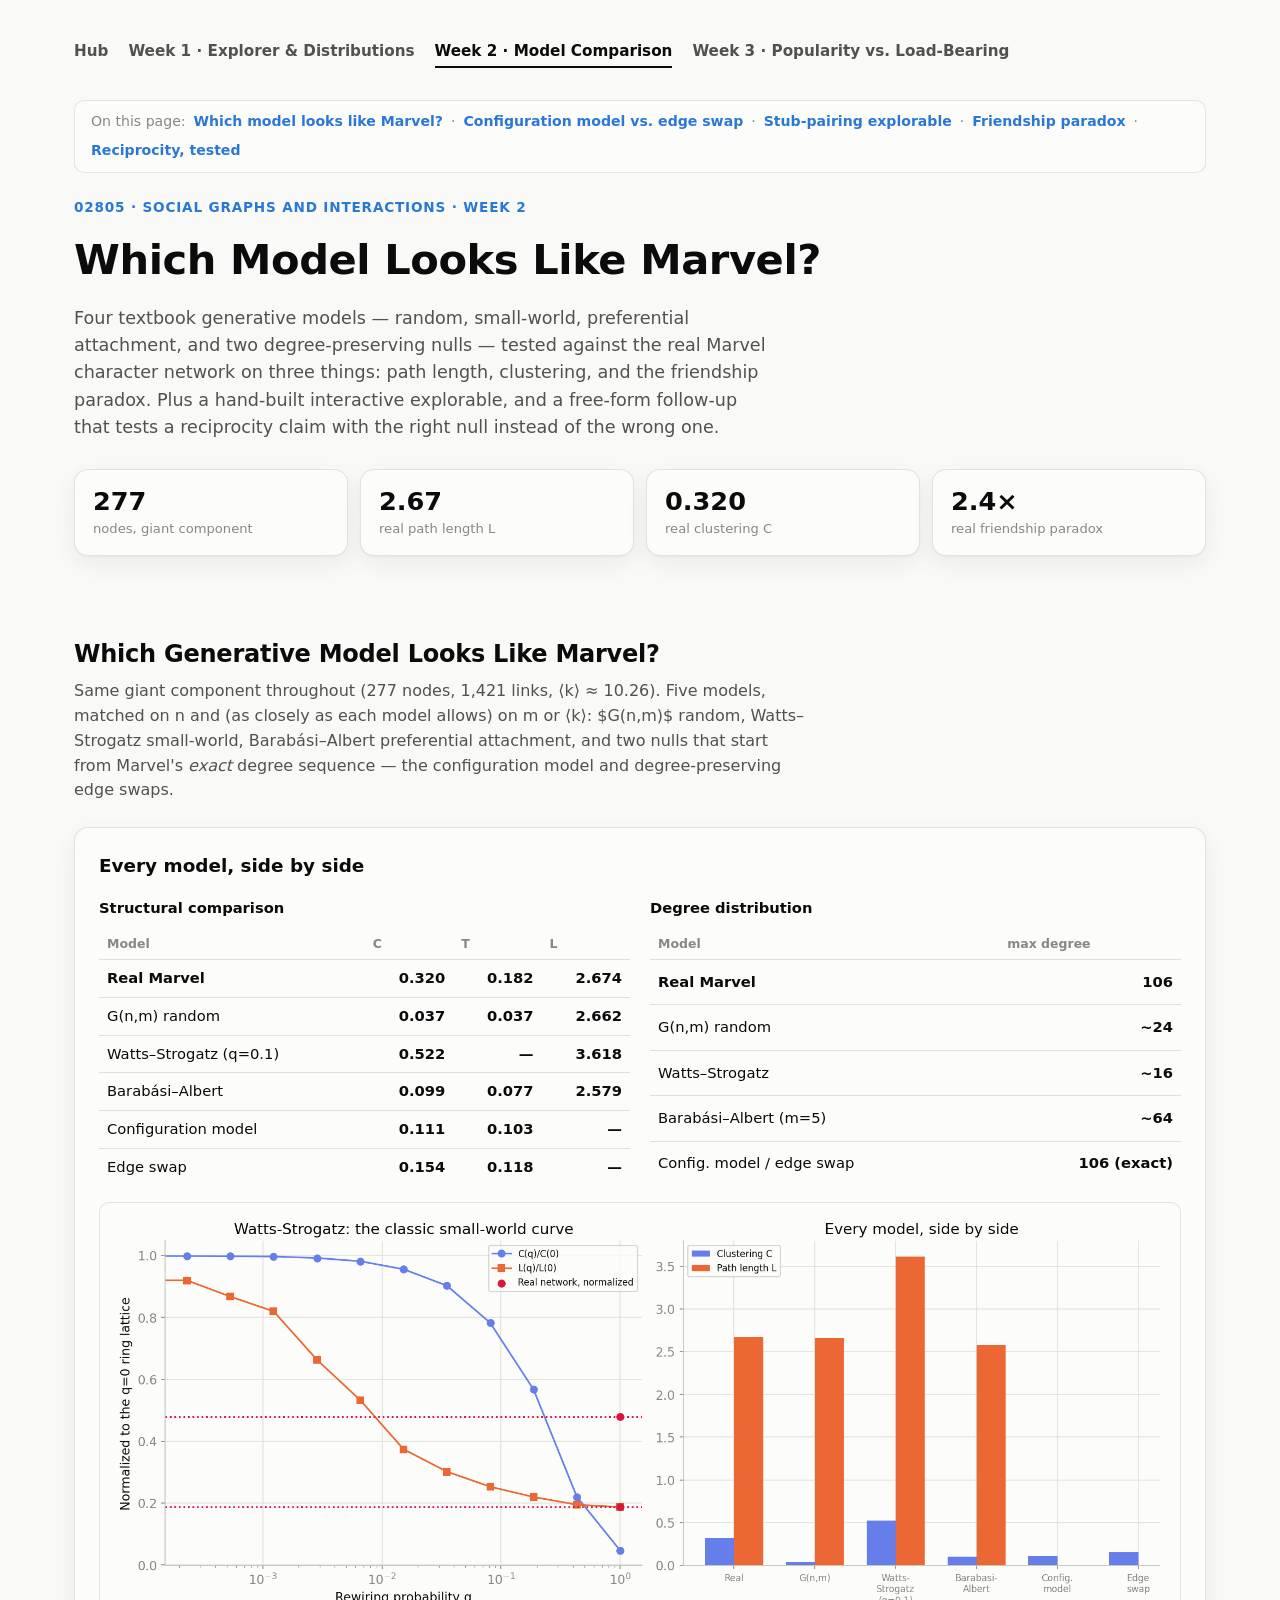
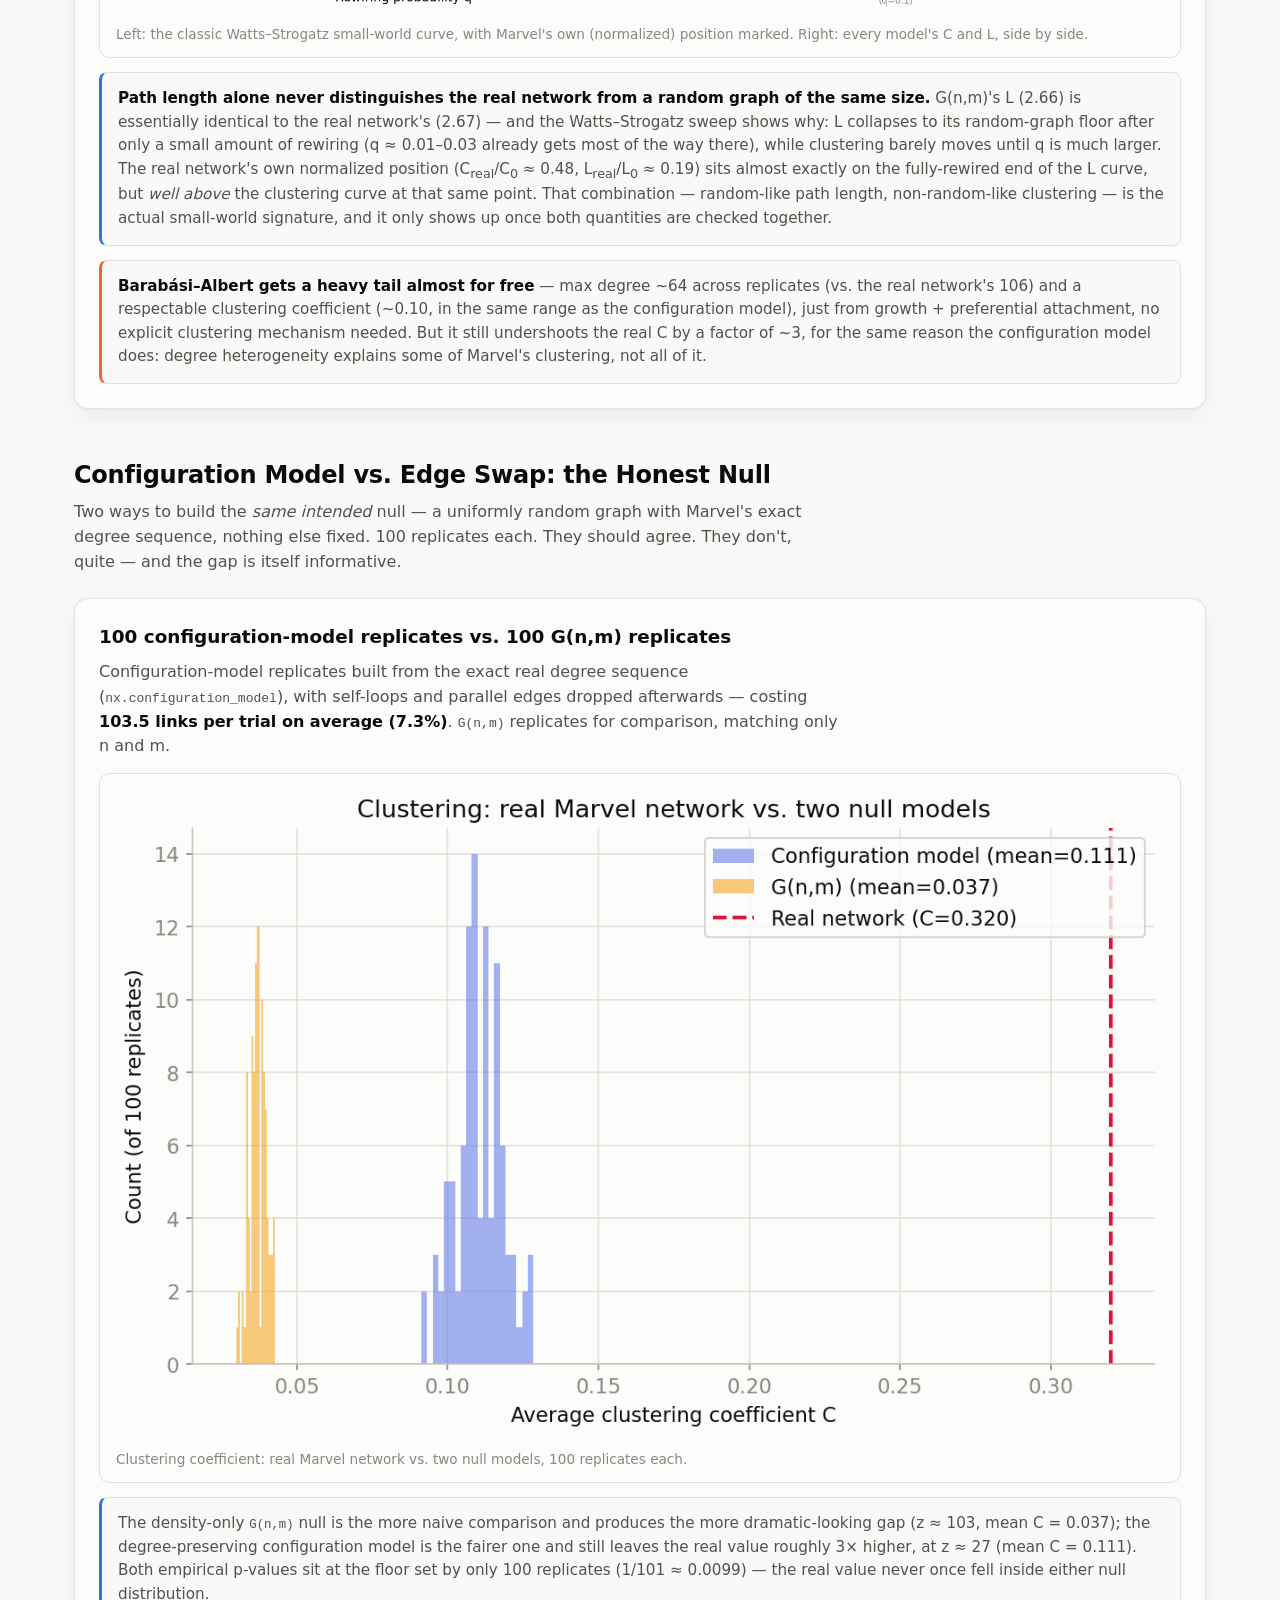
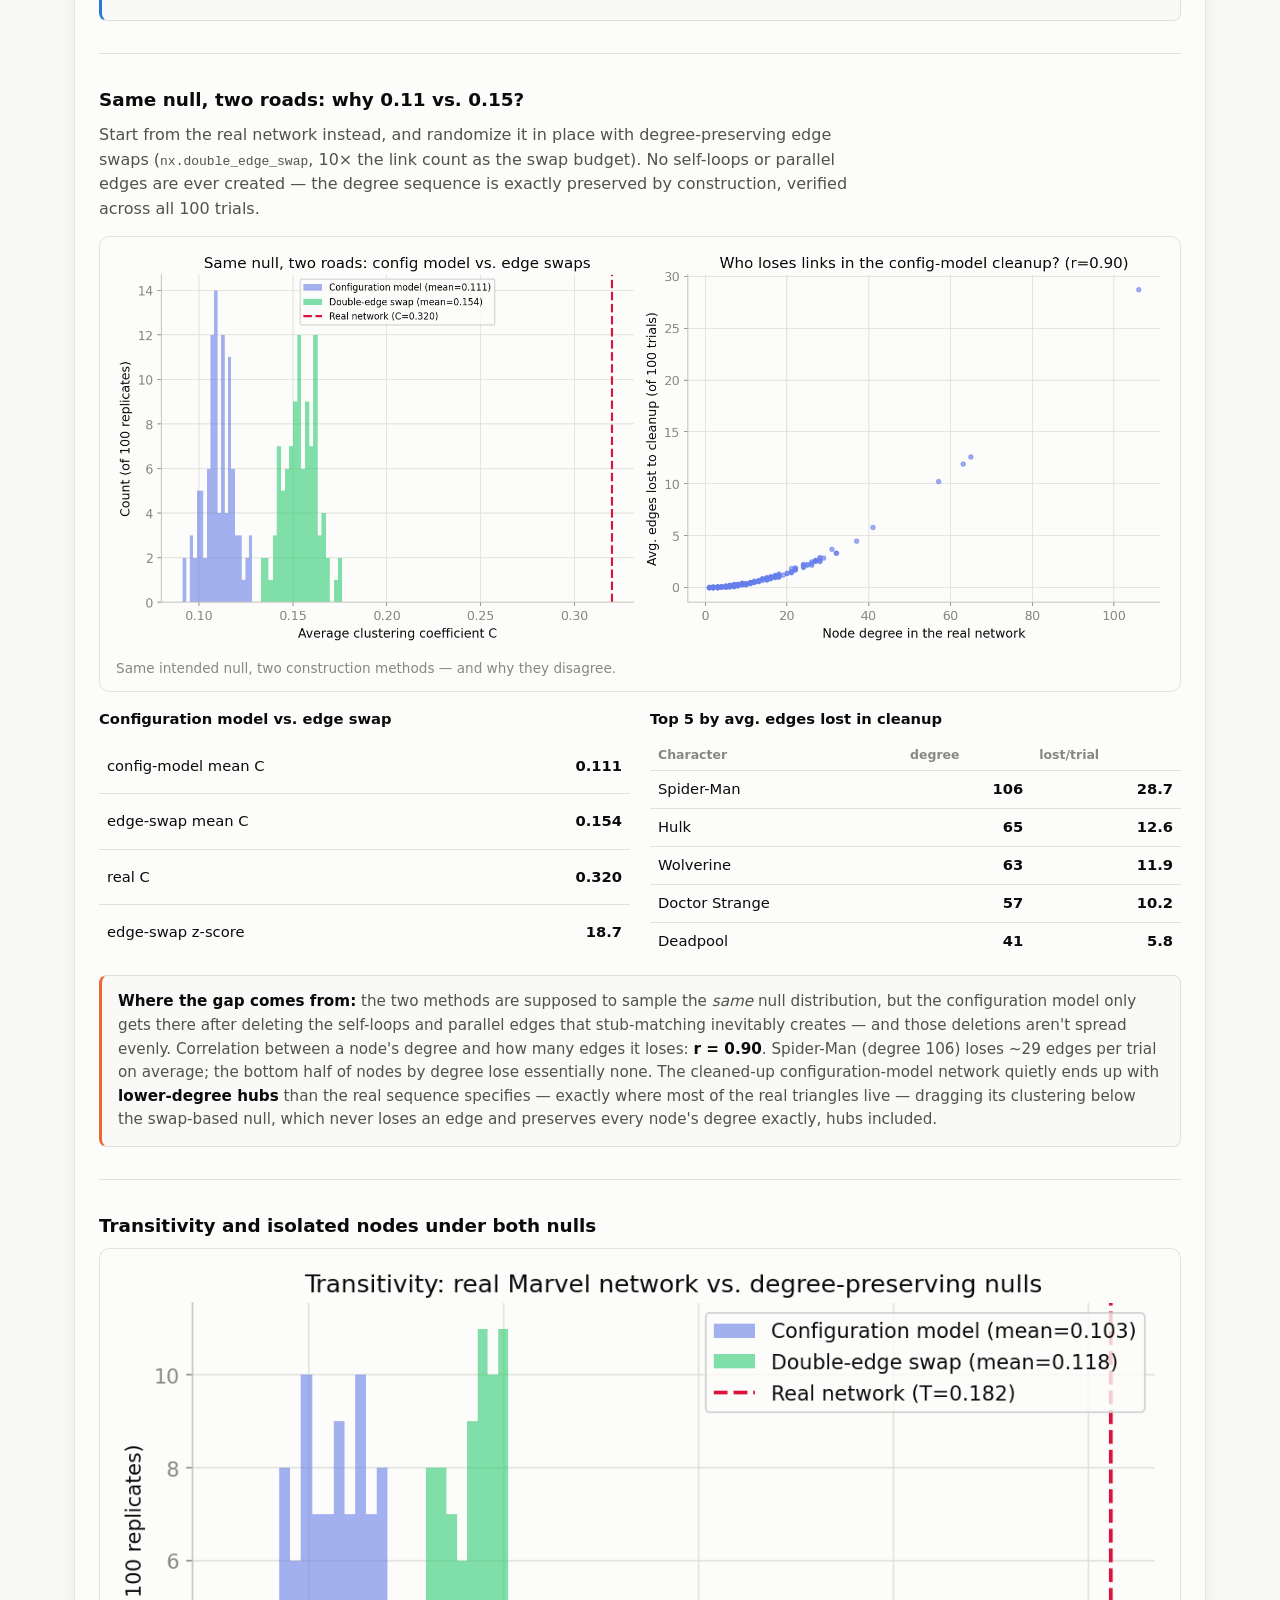
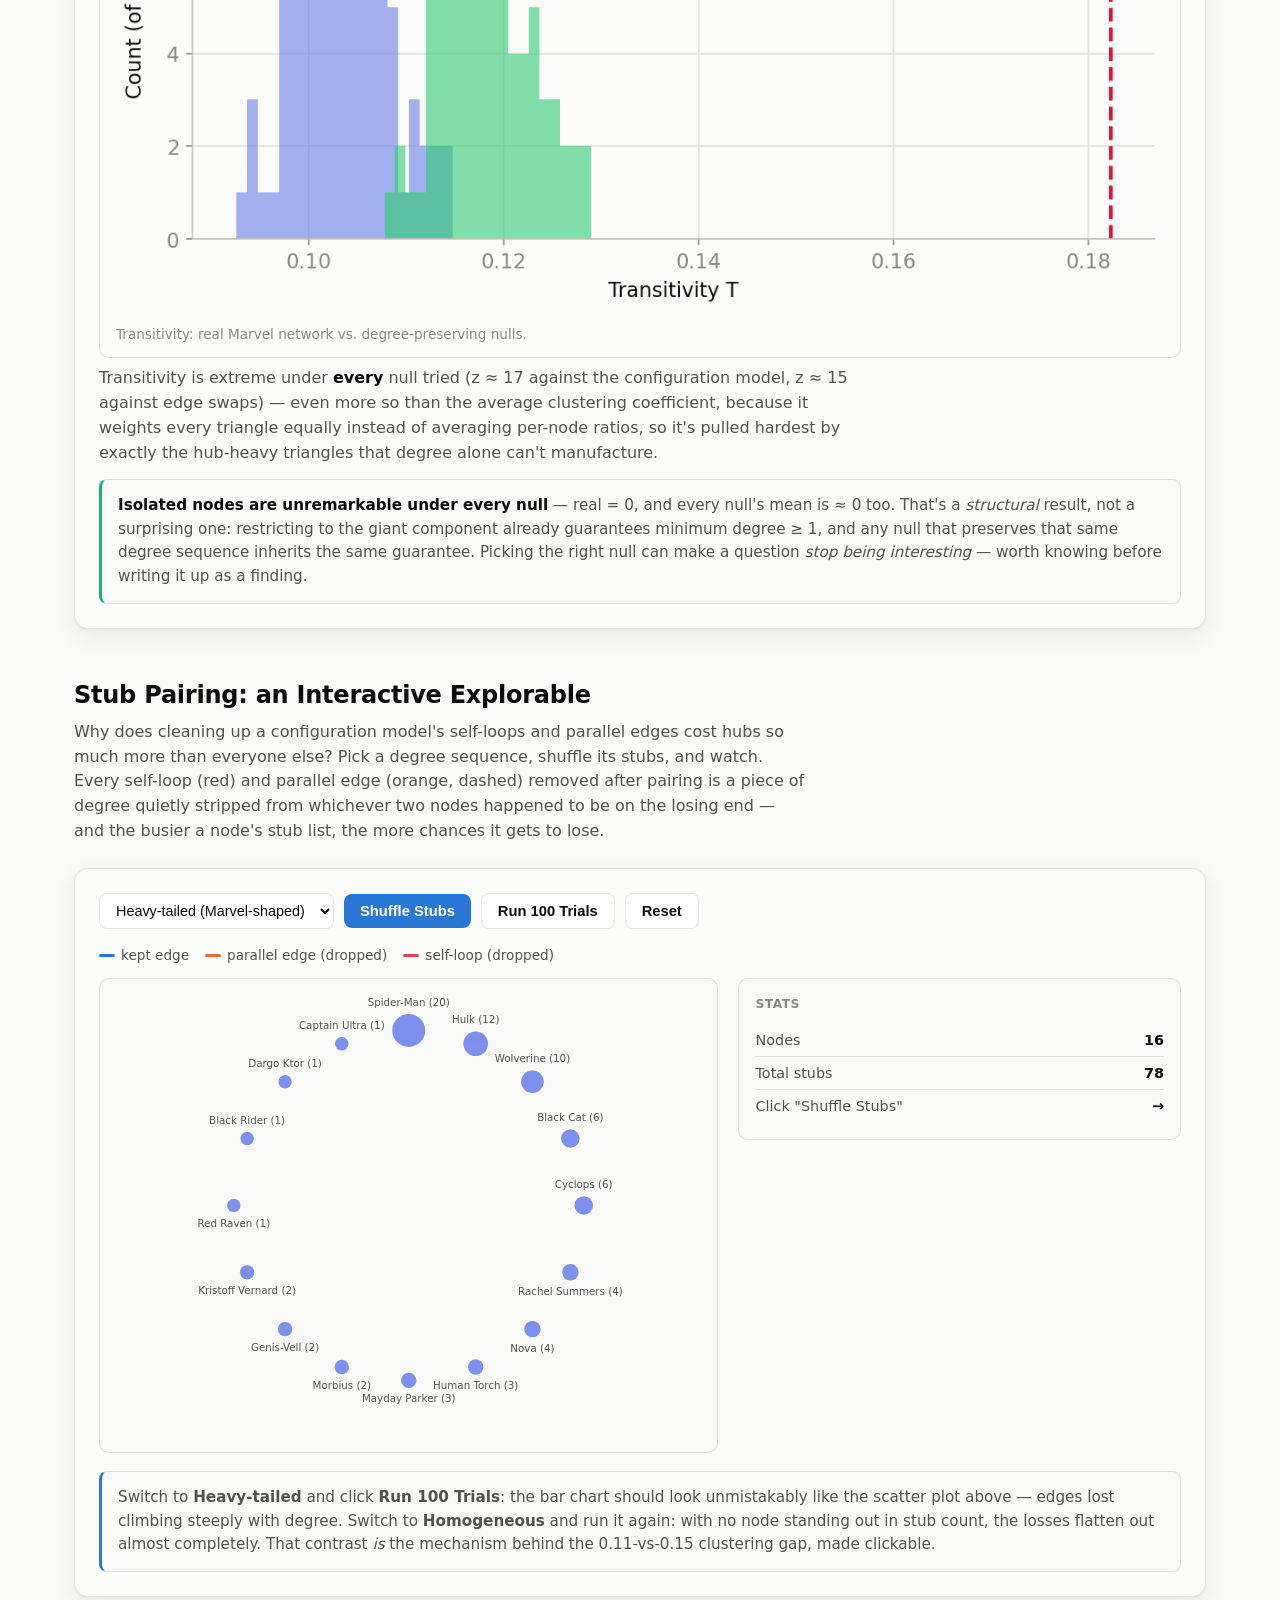
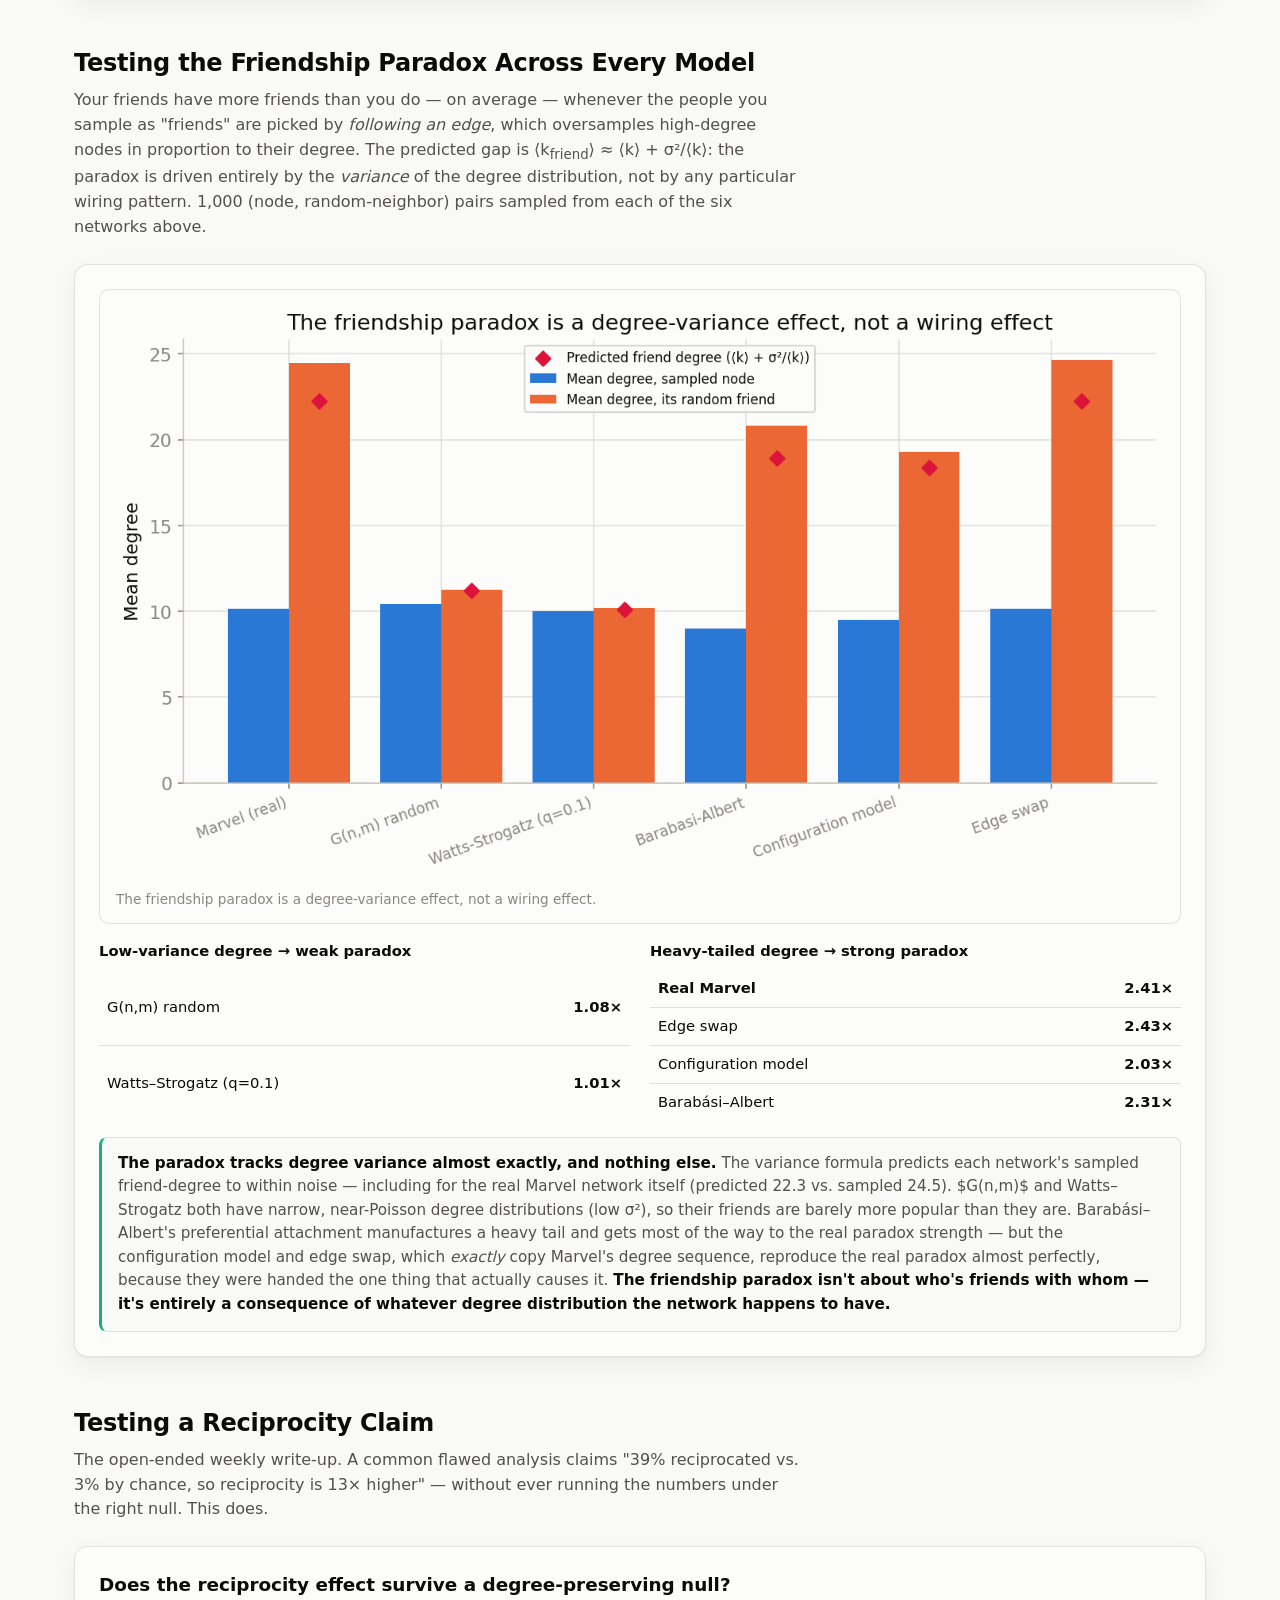
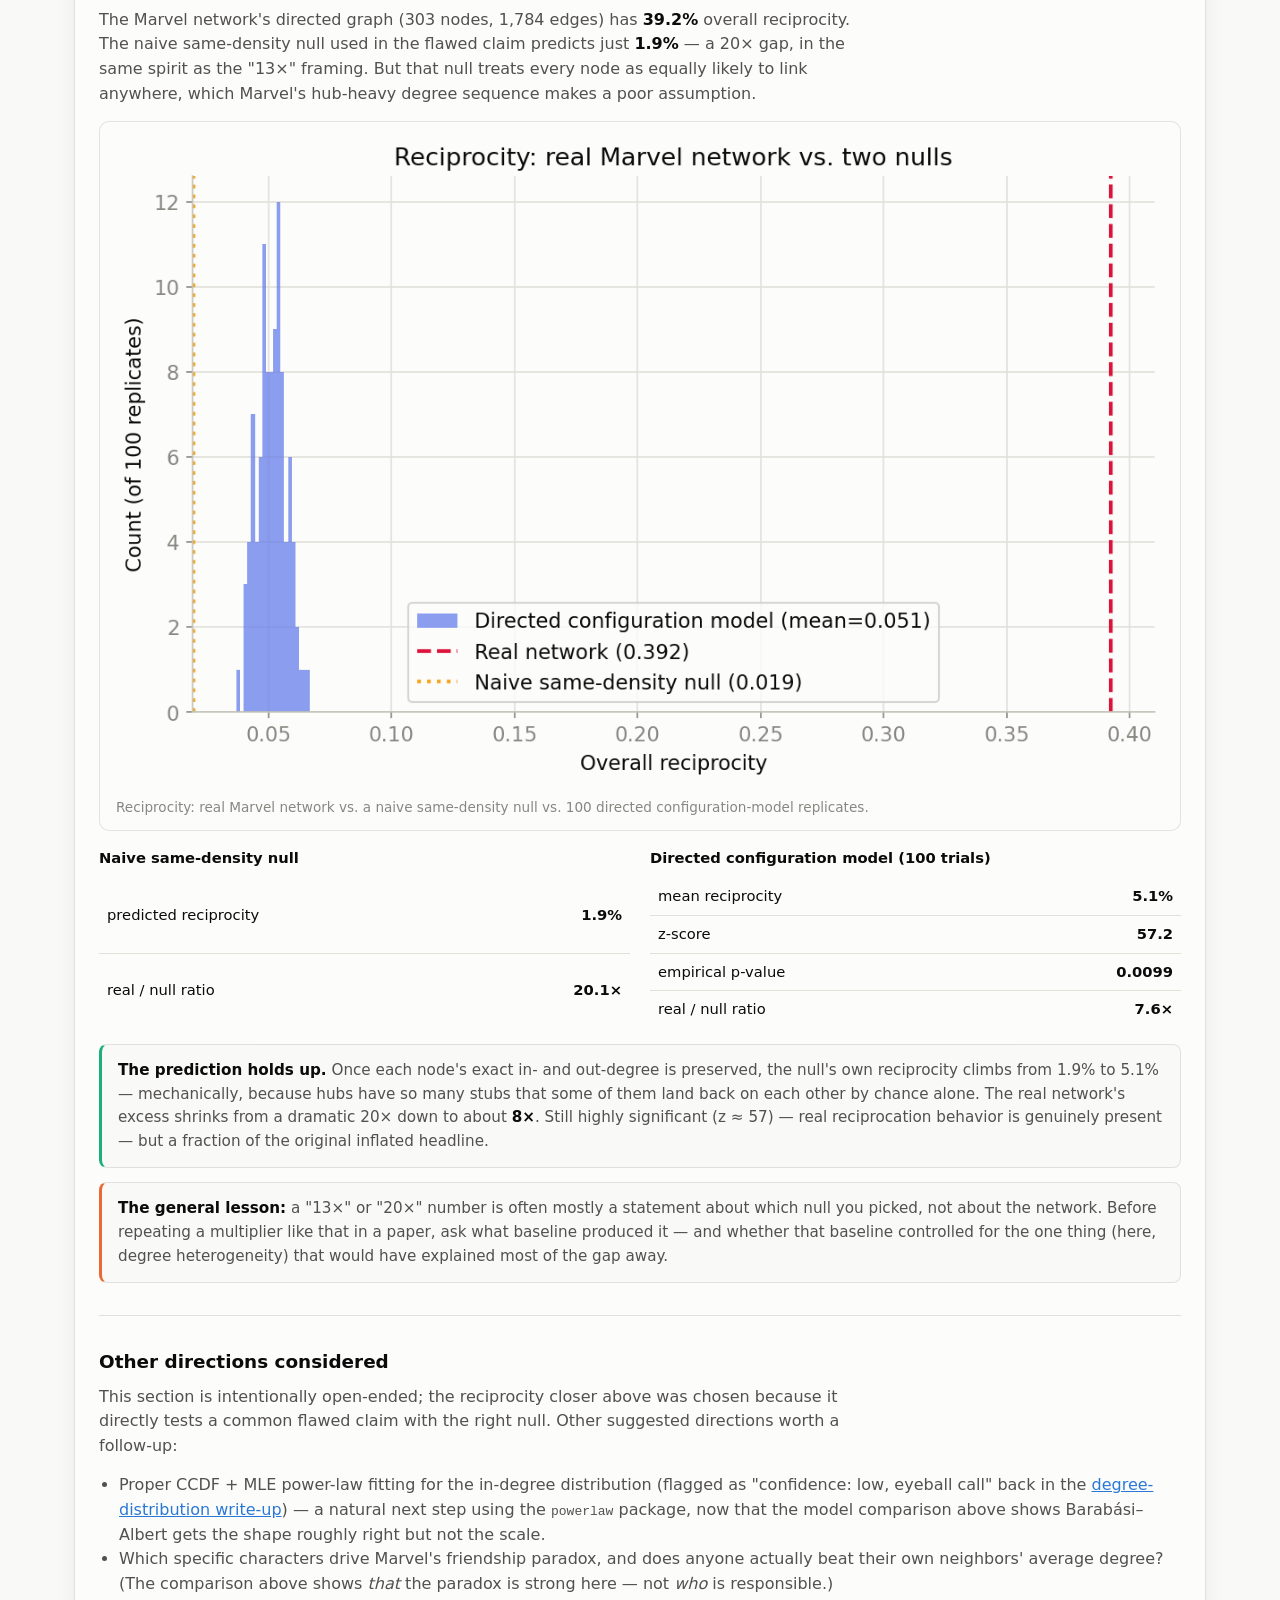
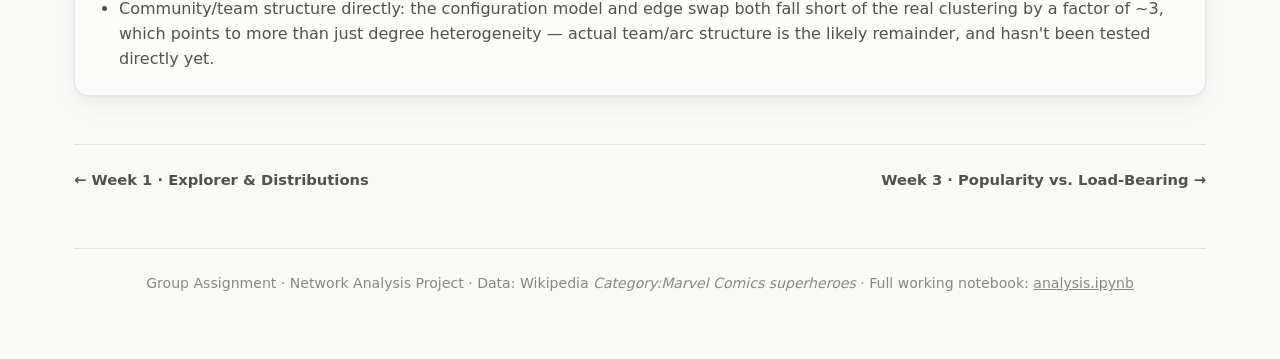
<file: docs/week2.html>
<!DOCTYPE html>
<html lang="en">
<head>
    <meta charset="UTF-8">
    <meta name="viewport" content="width=device-width, initial-scale=1.0">
    <title>Which Model Looks Like Marvel?</title>
    <meta name="description" content="Which generative model looks like Marvel? Random, small-world, and preferential-attachment models, plus configuration-model and edge-swap nulls, tested against the real network's clustering, path length, and friendship paradox — with a hand-built stub-pairing explorable and a free-form reciprocity follow-up.">
    <link rel="stylesheet" href="css/style.css">
</head>
<body>
    <div class="page">
        <header class="hero">
            <nav class="nav">
                <a href="index.html">Hub</a>
                <a href="week1.html">Week 1 · Explorer &amp; Distributions</a>
                <a href="week2.html" class="active">Week 2 · Model Comparison</a>
                <a href="week3.html">Week 3 · Popularity vs. Load-Bearing</a>
            </nav>
            <nav class="nav-banner">
                On this page:
                <a href="#models">Which model looks like Marvel?</a> ·
                <a href="#nulls">Configuration model vs. edge swap</a> ·
                <a href="#explorable">Stub-pairing explorable</a> ·
                <a href="#paradox">Friendship paradox</a> ·
                <a href="#reciprocity">Reciprocity, tested</a>
            </nav>
            <div class="hero-eyebrow">02805 · Social Graphs and Interactions · Week 2</div>
            <h1>Which Model Looks Like Marvel?</h1>
            <p class="lede">
                Four textbook generative models — random, small-world, preferential attachment, and
                two degree-preserving nulls — tested against the real Marvel character network on
                three things: path length, clustering, and the friendship paradox. Plus a hand-built
                interactive explorable, and a free-form follow-up that tests a reciprocity claim with
                the right null instead of the wrong one.
            </p>
            <div class="stat-row" id="heroStats">
                <div class="stat-tile"><div class="value">277</div><div class="label">nodes, giant component</div></div>
                <div class="stat-tile"><div class="value">2.67</div><div class="label">real path length L</div></div>
                <div class="stat-tile"><div class="value">0.320</div><div class="label">real clustering C</div></div>
                <div class="stat-tile"><div class="value">2.4&times;</div><div class="label">real friendship paradox</div></div>
            </div>
        </header>

        <main>
            <section id="models" class="section">
                <h2>Which Generative Model Looks Like Marvel?</h2>
                <p class="section-intro">
                    Same giant component throughout (277 nodes, 1,421 links, &#10216;k&#10217;&nbsp;&asymp;&nbsp;10.26).
                    Five models, matched on n and (as closely as each model allows) on m or
                    &#10216;k&#10217;: $G(n,m)$ random, Watts&ndash;Strogatz small-world, Barab&aacute;si&ndash;Albert
                    preferential attachment, and two nulls that start from Marvel's <em>exact</em> degree
                    sequence — the configuration model and degree-preserving edge swaps.
                </p>

                <div class="card">
                    <div class="subsection">
                        <h3>Every model, side by side</h3>
                        <div class="table-grid">
                            <table class="leaderboard">
                                <caption>Structural comparison</caption>
                                <thead><tr><th>Model</th><th>C</th><th>T</th><th>L</th></tr></thead>
                                <tbody>
                                    <tr><td><strong>Real Marvel</strong></td><td class="num">0.320</td><td class="num">0.182</td><td class="num">2.674</td></tr>
                                    <tr><td>G(n,m) random</td><td class="num">0.037</td><td class="num">0.037</td><td class="num">2.662</td></tr>
                                    <tr><td>Watts&ndash;Strogatz (q=0.1)</td><td class="num">0.522</td><td class="num">&mdash;</td><td class="num">3.618</td></tr>
                                    <tr><td>Barab&aacute;si&ndash;Albert</td><td class="num">0.099</td><td class="num">0.077</td><td class="num">2.579</td></tr>
                                    <tr><td>Configuration model</td><td class="num">0.111</td><td class="num">0.103</td><td class="num">&mdash;</td></tr>
                                    <tr><td>Edge swap</td><td class="num">0.154</td><td class="num">0.118</td><td class="num">&mdash;</td></tr>
                                </tbody>
                            </table>
                            <table class="leaderboard">
                                <caption>Degree distribution</caption>
                                <thead><tr><th>Model</th><th>max degree</th></tr></thead>
                                <tbody>
                                    <tr><td><strong>Real Marvel</strong></td><td class="num">106</td></tr>
                                    <tr><td>G(n,m) random</td><td class="num">~24</td></tr>
                                    <tr><td>Watts&ndash;Strogatz</td><td class="num">~16</td></tr>
                                    <tr><td>Barab&aacute;si&ndash;Albert (m=5)</td><td class="num">~64</td></tr>
                                    <tr><td>Config. model / edge swap</td><td class="num">106 (exact)</td></tr>
                                </tbody>
                            </table>
                        </div>
                        <figure class="chart">
                            <img src="images/ex210_model_comparison.png" alt="Left: Watts-Strogatz clustering and path length curves normalized to the ring lattice, swept across rewiring probability, with the real network's normalized position marked. Right: bar chart of clustering and path length for every model compared to the real network.">
                            <figcaption>Left: the classic Watts&ndash;Strogatz small-world curve, with Marvel's own (normalized) position marked. Right: every model's C and L, side by side.</figcaption>
                        </figure>
                        <div class="callout">
                            <strong>Path length alone never distinguishes the real network from a random
                            graph of the same size.</strong> G(n,m)'s L (2.66) is essentially identical to
                            the real network's (2.67) — and the Watts&ndash;Strogatz sweep shows why: L
                            collapses to its random-graph floor after only a small amount of rewiring
                            (q&nbsp;&asymp;&nbsp;0.01&ndash;0.03 already gets most of the way there), while
                            clustering barely moves until q is much larger. The real network's own
                            normalized position (C<sub>real</sub>/C<sub>0</sub>&nbsp;&asymp;&nbsp;0.48,
                            L<sub>real</sub>/L<sub>0</sub>&nbsp;&asymp;&nbsp;0.19) sits almost exactly on the
                            fully-rewired end of the L curve, but <em>well above</em> the clustering curve at
                            that same point. That combination — random-like path length, non-random-like
                            clustering — is the actual small-world signature, and it only shows up once
                            both quantities are checked together.
                        </div>
                        <div class="callout orange">
                            <strong>Barab&aacute;si&ndash;Albert gets a heavy tail almost for free</strong> —
                            max degree ~64 across replicates (vs. the real network's 106) and a respectable
                            clustering coefficient (~0.10, in the same range as the configuration model),
                            just from growth + preferential attachment, no explicit clustering mechanism
                            needed. But it still undershoots the real C by a factor of ~3, for the same
                            reason the configuration model does: degree heterogeneity explains some of
                            Marvel's clustering, not all of it.
                        </div>
                    </div>
                </div>
            </section>

            <section id="nulls" class="section">
                <h2>Configuration Model vs. Edge Swap: the Honest Null</h2>
                <p class="section-intro">
                    Two ways to build the <em>same intended</em> null — a uniformly random graph with
                    Marvel's exact degree sequence, nothing else fixed. 100 replicates each. They should
                    agree. They don't, quite — and the gap is itself informative.
                </p>

                <div class="card">
                    <div class="subsection">
                        <h3>100 configuration-model replicates vs. 100 G(n,m) replicates</h3>
                        <p>
                            Configuration-model replicates built from the exact real degree sequence
                            (<code>nx.configuration_model</code>), with self-loops and parallel edges
                            dropped afterwards — costing <strong>103.5 links per trial on average (7.3%)</strong>.
                            <code>G(n,m)</code> replicates for comparison, matching only n and m.
                        </p>
                        <figure class="chart">
                            <img src="images/ex210_config_vs_gnm_clustering.png" alt="Histograms of clustering coefficient across 100 configuration-model and 100 G(n,m) replicates, with the real network's clustering marked as a vertical line far to the right of both distributions">
                            <figcaption>Clustering coefficient: real Marvel network vs. two null models, 100 replicates each.</figcaption>
                        </figure>
                        <div class="callout">
                            The density-only <code>G(n,m)</code> null is the more naive comparison and
                            produces the more dramatic-looking gap (z&nbsp;&asymp;&nbsp;103, mean
                            C&nbsp;=&nbsp;0.037); the degree-preserving configuration model is the fairer
                            one and still leaves the real value roughly 3&times; higher, at
                            z&nbsp;&asymp;&nbsp;27 (mean C&nbsp;=&nbsp;0.111). Both empirical p-values sit
                            at the floor set by only 100 replicates (1/101&nbsp;&asymp;&nbsp;0.0099) — the
                            real value never once fell inside either null distribution.
                        </div>
                    </div>

                    <div class="subsection">
                        <h3>Same null, two roads: why 0.11 vs. 0.15?</h3>
                        <p>
                            Start from the real network instead, and randomize it in place with
                            degree-preserving edge swaps (<code>nx.double_edge_swap</code>, 10&times; the
                            link count as the swap budget). No self-loops or parallel edges are ever
                            created — the degree sequence is exactly preserved by construction, verified
                            across all 100 trials.
                        </p>
                        <figure class="chart">
                            <img src="images/ex210_config_vs_swap_clustering.png" alt="Left: histograms comparing clustering coefficient distributions from the configuration model and from double-edge swaps, with edge swaps landing visibly higher. Right: scatter plot showing edges lost to configuration-model cleanup rising sharply with node degree.">
                            <figcaption>Same intended null, two construction methods — and why they disagree.</figcaption>
                        </figure>
                        <div class="table-grid">
                            <table class="leaderboard">
                                <caption>Configuration model vs. edge swap</caption>
                                <tbody>
                                    <tr><td>config-model mean C</td><td class="num">0.111</td></tr>
                                    <tr><td>edge-swap mean C</td><td class="num">0.154</td></tr>
                                    <tr><td>real C</td><td class="num">0.320</td></tr>
                                    <tr><td>edge-swap z-score</td><td class="num">18.7</td></tr>
                                </tbody>
                            </table>
                            <table class="leaderboard">
                                <caption>Top 5 by avg. edges lost in cleanup</caption>
                                <thead><tr><th>Character</th><th>degree</th><th>lost/trial</th></tr></thead>
                                <tbody>
                                    <tr><td>Spider-Man</td><td class="num">106</td><td class="num">28.7</td></tr>
                                    <tr><td>Hulk</td><td class="num">65</td><td class="num">12.6</td></tr>
                                    <tr><td>Wolverine</td><td class="num">63</td><td class="num">11.9</td></tr>
                                    <tr><td>Doctor Strange</td><td class="num">57</td><td class="num">10.2</td></tr>
                                    <tr><td>Deadpool</td><td class="num">41</td><td class="num">5.8</td></tr>
                                </tbody>
                            </table>
                        </div>
                        <div class="callout orange">
                            <strong>Where the gap comes from:</strong> the two methods are supposed to
                            sample the <em>same</em> null distribution, but the configuration model only
                            gets there after deleting the self-loops and parallel edges that stub-matching
                            inevitably creates — and those deletions aren't spread evenly. Correlation
                            between a node's degree and how many edges it loses: <strong>r&nbsp;=&nbsp;0.90</strong>.
                            Spider-Man (degree 106) loses ~29 edges per trial on average; the bottom half
                            of nodes by degree lose essentially none. The cleaned-up configuration-model
                            network quietly ends up with <strong>lower-degree hubs</strong> than the real
                            sequence specifies — exactly where most of the real triangles live — dragging
                            its clustering below the swap-based null, which never loses an edge and
                            preserves every node's degree exactly, hubs included.
                        </div>
                    </div>

                    <div class="subsection">
                        <h3>Transitivity and isolated nodes under both nulls</h3>
                        <figure class="chart">
                            <img src="images/ex210_transitivity.png" alt="Histograms of transitivity across configuration-model and edge-swap replicates, with the real network's transitivity marked well to the right of both">
                            <figcaption>Transitivity: real Marvel network vs. degree-preserving nulls.</figcaption>
                        </figure>
                        <p>
                            Transitivity is extreme under <strong>every</strong> null tried (z&nbsp;&asymp;&nbsp;17
                            against the configuration model, z&nbsp;&asymp;&nbsp;15 against edge swaps) —
                            even more so than the average clustering coefficient, because it weights every
                            triangle equally instead of averaging per-node ratios, so it's pulled hardest
                            by exactly the hub-heavy triangles that degree alone can't manufacture.
                        </p>
                        <div class="callout aqua">
                            <strong>Isolated nodes are unremarkable under every null</strong> — real = 0,
                            and every null's mean is &asymp;&nbsp;0 too. That's a <em>structural</em>
                            result, not a surprising one: restricting to the giant component already
                            guarantees minimum degree &ge;&nbsp;1, and any null that preserves that same
                            degree sequence inherits the same guarantee. Picking the right null can make a
                            question <em>stop being interesting</em> — worth knowing before writing it up
                            as a finding.
                        </div>
                    </div>
                </div>
            </section>

            <section id="explorable" class="section">
                <h2>Stub Pairing: an Interactive Explorable</h2>
                <p class="section-intro">
                    Why does cleaning up a configuration model's self-loops and parallel edges cost hubs
                    so much more than everyone else? Pick a degree sequence, shuffle its stubs, and
                    watch. Every self-loop (red) and parallel edge (orange, dashed) removed after pairing
                    is a piece of degree quietly stripped from whichever two nodes happened to be on the
                    losing end — and the busier a node's stub list, the more chances it gets to lose.
                </p>

                <div class="card">
                    <div class="controls">
                        <select id="stubPreset">
                            <option value="heavy" selected>Heavy-tailed (Marvel-shaped)</option>
                            <option value="homogeneous">Homogeneous (no hubs)</option>
                        </select>
                        <button id="shuffleBtn">Shuffle Stubs</button>
                        <button id="trialsBtn" class="secondary">Run 100 Trials</button>
                        <button id="resetBtn" class="secondary">Reset</button>
                    </div>

                    <div class="explorable-legend">
                        <span><span class="swatch" style="background:#2a78d6"></span>kept edge</span>
                        <span><span class="swatch" style="background:#eb6834"></span>parallel edge (dropped)</span>
                        <span><span class="swatch" style="background:#e0424f"></span>self-loop (dropped)</span>
                    </div>

                    <div class="explorable-grid">
                        <svg id="stubSvg" viewBox="0 0 600 460" role="img" aria-label="Circular diagram of nodes with stubs being paired into edges"></svg>
                        <div class="explorable-stats" id="stubStats"></div>
                    </div>

                    <div id="trialsChart"></div>

                    <div class="callout" style="margin-top:18px;">
                        Switch to <strong>Heavy-tailed</strong> and click <strong>Run 100 Trials</strong>:
                        the bar chart should look unmistakably like the scatter plot above — edges lost
                        climbing steeply with degree. Switch to <strong>Homogeneous</strong> and run it
                        again: with no node standing out in stub count, the losses flatten out almost
                        completely. That contrast <em>is</em> the mechanism behind the 0.11-vs-0.15
                        clustering gap, made clickable.
                    </div>
                </div>
            </section>

            <section id="paradox" class="section">
                <h2>Testing the Friendship Paradox Across Every Model</h2>
                <p class="section-intro">
                    Your friends have more friends than you do — on average — whenever the people you
                    sample as "friends" are picked by <em>following an edge</em>, which oversamples
                    high-degree nodes in proportion to their degree. The predicted gap is
                    &#10216;k<sub>friend</sub>&#10217;&nbsp;&asymp;&nbsp;&#10216;k&#10217;&nbsp;+&nbsp;&sigma;&sup2;/&#10216;k&#10217;:
                    the paradox is driven entirely by the <em>variance</em> of the degree distribution,
                    not by any particular wiring pattern. 1,000 (node, random-neighbor) pairs sampled
                    from each of the six networks above.
                </p>

                <div class="card">
                    <div class="subsection">
                        <figure class="chart">
                            <img src="images/ex210_friendship_paradox.png" alt="Bar chart comparing mean node degree to mean random-neighbor degree across six network types, with a marker for the theoretically predicted friend degree">
                            <figcaption>The friendship paradox is a degree-variance effect, not a wiring effect.</figcaption>
                        </figure>
                        <div class="table-grid">
                            <table class="leaderboard">
                                <caption>Low-variance degree &rarr; weak paradox</caption>
                                <tbody>
                                    <tr><td>G(n,m) random</td><td class="num">1.08&times;</td></tr>
                                    <tr><td>Watts&ndash;Strogatz (q=0.1)</td><td class="num">1.01&times;</td></tr>
                                </tbody>
                            </table>
                            <table class="leaderboard">
                                <caption>Heavy-tailed degree &rarr; strong paradox</caption>
                                <tbody>
                                    <tr><td><strong>Real Marvel</strong></td><td class="num">2.41&times;</td></tr>
                                    <tr><td>Edge swap</td><td class="num">2.43&times;</td></tr>
                                    <tr><td>Configuration model</td><td class="num">2.03&times;</td></tr>
                                    <tr><td>Barab&aacute;si&ndash;Albert</td><td class="num">2.31&times;</td></tr>
                                </tbody>
                            </table>
                        </div>
                        <div class="callout aqua">
                            <strong>The paradox tracks degree variance almost exactly, and nothing else.</strong>
                            The variance formula predicts each network's sampled friend-degree to within
                            noise — including for the real Marvel network itself (predicted 22.3 vs.
                            sampled 24.5). $G(n,m)$ and Watts&ndash;Strogatz both have narrow, near-Poisson
                            degree distributions (low &sigma;&sup2;), so their friends are barely more
                            popular than they are. Barab&aacute;si&ndash;Albert's preferential attachment
                            manufactures a heavy tail and gets most of the way to the real paradox strength
                            — but the configuration model and edge swap, which <em>exactly</em> copy
                            Marvel's degree sequence, reproduce the real paradox almost perfectly, because
                            they were handed the one thing that actually causes it.
                            <strong>The friendship paradox isn't about who's friends with whom — it's
                            entirely a consequence of whatever degree distribution the network happens
                            to have.</strong>
                        </div>
                    </div>
                </div>
            </section>

            <section id="reciprocity" class="section">
                <h2>Testing a Reciprocity Claim</h2>
                <p class="section-intro">
                    The open-ended weekly write-up. A common flawed analysis claims "39% reciprocated
                    vs. 3% by chance, so reciprocity is 13&times; higher" — without ever running the
                    numbers under the right null. This does.
                </p>

                <div class="card">
                    <div class="subsection">
                        <h3>Does the reciprocity effect survive a degree-preserving null?</h3>
                        <p>
                            The Marvel network's directed graph (303 nodes, 1,784 edges) has
                            <strong>39.2%</strong> overall reciprocity. The naive same-density null used
                            in the flawed claim predicts just <strong>1.9%</strong> &mdash; a 20&times;
                            gap, in the same spirit as the "13&times;" framing. But that null treats every
                            node as equally likely to link anywhere, which Marvel's hub-heavy degree
                            sequence makes a poor assumption.
                        </p>
                        <figure class="chart">
                            <img src="images/ex211_reciprocity.png" alt="Histogram of reciprocity across 100 directed configuration-model replicates, with the real network's reciprocity and the naive same-density null both marked as vertical lines">
                            <figcaption>Reciprocity: real Marvel network vs. a naive same-density null vs. 100 directed configuration-model replicates.</figcaption>
                        </figure>
                        <div class="table-grid">
                            <table class="leaderboard">
                                <caption>Naive same-density null</caption>
                                <tbody>
                                    <tr><td>predicted reciprocity</td><td class="num">1.9%</td></tr>
                                    <tr><td>real / null ratio</td><td class="num">20.1&times;</td></tr>
                                </tbody>
                            </table>
                            <table class="leaderboard">
                                <caption>Directed configuration model (100 trials)</caption>
                                <tbody>
                                    <tr><td>mean reciprocity</td><td class="num">5.1%</td></tr>
                                    <tr><td>z-score</td><td class="num">57.2</td></tr>
                                    <tr><td>empirical p-value</td><td class="num">0.0099</td></tr>
                                    <tr><td>real / null ratio</td><td class="num">7.6&times;</td></tr>
                                </tbody>
                            </table>
                        </div>
                        <div class="callout aqua">
                            <strong>The prediction holds up.</strong> Once each node's exact in- and
                            out-degree is preserved, the null's own reciprocity climbs from 1.9% to
                            5.1% &mdash; mechanically, because hubs have so many stubs that some of them
                            land back on each other by chance alone. The real network's excess shrinks
                            from a dramatic 20&times; down to about <strong>8&times;</strong>. Still highly
                            significant (z&nbsp;&asymp;&nbsp;57) &mdash; real reciprocation behavior is
                            genuinely present &mdash; but a fraction of the original inflated headline.
                        </div>
                        <div class="callout orange">
                            <strong>The general lesson:</strong> a "13&times;" or "20&times;" number is
                            often mostly a statement about which null you picked, not about the network.
                            Before repeating a multiplier like that in a paper, ask what baseline produced
                            it &mdash; and whether that baseline controlled for the one thing (here, degree
                            heterogeneity) that would have explained most of the gap away.
                        </div>
                    </div>

                    <div class="subsection">
                        <h3>Other directions considered</h3>
                        <p>
                            This section is intentionally open-ended; the reciprocity closer above was
                            chosen because it directly tests a common flawed claim with the right null.
                            Other suggested directions worth a follow-up:
                        </p>
                        <ul style="margin: 0 0 0 20px; color: var(--ink-2);">
                            <li>Proper CCDF + MLE power-law fitting for the in-degree distribution
                                (flagged as "confidence: low, eyeball call" back in the
                                <a href="week1.html#distributions">degree-distribution write-up</a>)
                                &mdash; a natural next step using the <code>powerlaw</code> package, now
                                that the model comparison above shows Barab&aacute;si&ndash;Albert gets the
                                shape roughly right but not the scale.</li>
                            <li>Which specific characters drive Marvel's friendship paradox, and does
                                anyone actually beat their own neighbors' average degree? (The comparison
                                above shows <em>that</em> the paradox is strong here — not <em>who</em> is
                                responsible.)</li>
                            <li>Community/team structure directly: the configuration model and edge swap
                                both fall short of the real clustering by a factor of ~3, which points to
                                more than just degree heterogeneity — actual team/arc structure is the
                                likely remainder, and hasn't been tested directly yet.</li>
                        </ul>
                    </div>
                </div>
            </section>

            <div class="section-nav">
                <a href="week1.html">&larr; Week 1 &middot; Explorer &amp; Distributions</a>
                <a class="next" href="week3.html">Week 3 &middot; Popularity vs. Load-Bearing &rarr;</a>
            </div>
        </main>

        <footer>
            <p>
                Group Assignment · Network Analysis Project · Data: Wikipedia
                <em>Category:Marvel Comics superheroes</em> ·
                Full working notebook:
                <a href="https://github.com/kaykay-ng/legendary-sniffle/blob/main/notebooks/analysis.ipynb">analysis.ipynb</a>
            </p>
        </footer>
    </div>

    <script src="js/stub_pairing.js"></script>
</body>
</html>
</file>
<file: docs/css/style.css>
:root {
  color-scheme: light;
  --page: #f9f9f7;
  --surface: #fcfcfb;
  --surface-raised: #ffffff;
  --ink: #0b0b0b;
  --ink-2: #52514e;
  --muted: #898781;
  --grid: #e1e0d9;
  --border: rgba(11, 11, 11, 0.10);
  --shadow: 0 1px 2px rgba(11, 11, 11, 0.04), 0 8px 24px rgba(11, 11, 11, 0.06);
  --blue: #2a78d6;
  --orange: #eb6834;
  --aqua: #1baf7a;
  --gold: #b8860b;
  --gold-wash: #fbf1dc;
  --bc-low: #ece0f7;
  --bc-high: #6a3fa0;
  --radius: 14px;
}

@media (prefers-color-scheme: dark) {
  :root {
    color-scheme: dark;
    --page: #0d0d0d;
    --surface: #1a1a19;
    --surface-raised: #201f1e;
    --ink: #ffffff;
    --ink-2: #c3c2b7;
    --muted: #898781;
    --grid: #2c2c2a;
    --border: rgba(255, 255, 255, 0.10);
    --shadow: 0 1px 2px rgba(0, 0, 0, 0.3), 0 8px 24px rgba(0, 0, 0, 0.35);
    --blue: #3987e5;
    --orange: #d95926;
    --aqua: #199e70;
    --gold: #d4a017;
    --gold-wash: #2a2313;
    --bc-low: #3a2f4a;
    --bc-high: #cba3f5;
  }
}

* {
  margin: 0;
  padding: 0;
  box-sizing: border-box;
}

html {
  scroll-behavior: smooth;
}

body {
  font-family: system-ui, -apple-system, "Segoe UI", sans-serif;
  background: var(--page);
  color: var(--ink);
  line-height: 1.55;
}

.page {
  max-width: 1180px;
  margin: 0 auto;
  padding: 0 24px 64px;
}

a {
  color: var(--blue);
}

/* ---------- Hero ---------- */

.hero {
  padding: 40px 0 32px;
}

.nav {
  display: flex;
  gap: 20px;
  flex-wrap: wrap;
  margin-bottom: 32px;
  font-size: 0.95em;
}

.nav a {
  color: var(--ink-2);
  text-decoration: none;
  font-weight: 600;
  padding-bottom: 2px;
  border-bottom: 2px solid transparent;
  transition: border-color 0.2s, color 0.2s;
}

.nav a:hover {
  color: var(--ink);
  border-color: var(--blue);
}

.nav a.active {
  color: var(--ink);
  border-color: var(--ink);
}

.nav-banner {
  display: flex;
  gap: 8px;
  align-items: center;
  flex-wrap: wrap;
  padding: 10px 16px;
  margin-bottom: 24px;
  background: var(--surface);
  border: 1px solid var(--border);
  border-radius: 10px;
  font-size: 0.88em;
  color: var(--muted);
}

.nav-banner a {
  color: var(--blue);
  font-weight: 600;
  text-decoration: none;
}

.nav-banner a:hover {
  text-decoration: underline;
}

.hero-eyebrow {
  color: var(--blue);
  font-weight: 700;
  font-size: 0.85em;
  letter-spacing: 0.06em;
  text-transform: uppercase;
  margin-bottom: 10px;
}

.hero h1 {
  font-size: clamp(1.8em, 4vw, 2.6em);
  letter-spacing: -0.01em;
  margin-bottom: 12px;
}

.hero p.lede {
  color: var(--ink-2);
  font-size: 1.1em;
  max-width: 62ch;
  margin-bottom: 28px;
}

.stat-row {
  display: grid;
  grid-template-columns: repeat(auto-fit, minmax(130px, 1fr));
  gap: 12px;
}

.stat-tile {
  background: var(--surface);
  border: 1px solid var(--border);
  border-radius: var(--radius);
  padding: 16px 18px;
  box-shadow: var(--shadow);
}

.stat-tile .value {
  font-size: 1.6em;
  font-weight: 700;
  font-variant-numeric: tabular-nums;
  line-height: 1.2;
}

.stat-tile .label {
  color: var(--muted);
  font-size: 0.82em;
  margin-top: 2px;
}

/* ---------- Sections & cards ---------- */

.section {
  margin-top: 48px;
  scroll-margin-top: 24px;
}

.section > h2 {
  font-size: 1.5em;
  margin-bottom: 6px;
  letter-spacing: -0.01em;
}

.section > .section-intro {
  color: var(--ink-2);
  max-width: 72ch;
  margin-bottom: 24px;
}

.card {
  background: var(--surface);
  border: 1px solid var(--border);
  border-radius: var(--radius);
  box-shadow: var(--shadow);
  padding: 24px;
}

.subsection {
  margin-top: 32px;
  padding-top: 32px;
  border-top: 1px solid var(--grid);
}

.subsection:first-of-type {
  margin-top: 0;
  padding-top: 0;
  border-top: none;
}

.subsection h3 {
  font-size: 1.15em;
  margin-bottom: 8px;
}

.subsection p {
  color: var(--ink-2);
  max-width: 74ch;
  margin-bottom: 14px;
}

.subsection p:last-child {
  margin-bottom: 0;
}

.subsection strong {
  color: var(--ink);
}

.callout {
  background: var(--page);
  border: 1px solid var(--border);
  border-left: 3px solid var(--blue);
  border-radius: 8px;
  padding: 14px 16px;
  color: var(--ink-2);
  font-size: 0.95em;
  margin-top: 14px;
}

.callout.aqua { border-left-color: var(--aqua); }
.callout.orange { border-left-color: var(--orange); }

/* ---------- Figures ---------- */

figure.chart {
  background: #fcfcfb;
  border: 1px solid var(--border);
  border-radius: 10px;
  padding: 12px;
  margin: 0 0 8px;
  overflow: hidden;
}

figure.chart img {
  display: block;
  width: 100%;
  height: auto;
  border-radius: 4px;
}

figure.chart figcaption {
  color: var(--muted);
  font-size: 0.85em;
  padding: 10px 4px 0;
}

.figure-grid {
  display: grid;
  grid-template-columns: 1fr;
  gap: 24px;
  margin: 18px 0;
}

.figure-grid.two-up {
  grid-template-columns: repeat(auto-fit, minmax(320px, 1fr));
}

/* ---------- Hub landing page ---------- */

.hub-grid {
  display: grid;
  grid-template-columns: repeat(auto-fit, minmax(280px, 1fr));
  gap: 20px;
  margin: 32px 0;
}

.hub-card {
  display: flex;
  flex-direction: column;
  background: var(--surface);
  border: 1px solid var(--border);
  border-radius: var(--radius);
  box-shadow: var(--shadow);
  padding: 24px;
  text-decoration: none;
  color: inherit;
  transition: transform 0.15s ease, box-shadow 0.15s ease, border-color 0.15s ease;
}

.hub-card:hover {
  transform: translateY(-2px);
  border-color: var(--blue);
  box-shadow: 0 4px 8px rgba(11, 11, 11, 0.06), 0 16px 32px rgba(11, 11, 11, 0.10);
}

.hub-card .hub-eyebrow {
  color: var(--blue);
  font-weight: 700;
  font-size: 0.78em;
  letter-spacing: 0.05em;
  text-transform: uppercase;
  margin-bottom: 8px;
}

.hub-card h3 {
  font-size: 1.2em;
  margin-bottom: 8px;
  letter-spacing: -0.01em;
}

.hub-card p {
  color: var(--ink-2);
  font-size: 0.94em;
  flex-grow: 1;
}

.hub-card .hub-arrow {
  margin-top: 16px;
  color: var(--blue);
  font-weight: 700;
  font-size: 0.9em;
}

.hub-card.secondary {
  background: transparent;
  box-shadow: none;
  padding: 16px 20px;
}

.section-nav {
  display: flex;
  justify-content: space-between;
  gap: 16px;
  margin-top: 48px;
  padding-top: 24px;
  border-top: 1px solid var(--grid);
  font-size: 0.92em;
}

.section-nav a {
  color: var(--ink-2);
  font-weight: 600;
  text-decoration: none;
}

.section-nav a:hover {
  color: var(--blue);
}

.section-nav .next {
  margin-left: auto;
  text-align: right;
}

/* ---------- Tables ---------- */

.table-grid {
  display: grid;
  grid-template-columns: repeat(auto-fit, minmax(260px, 1fr));
  gap: 20px;
  margin: 16px 0;
}

table.leaderboard {
  width: 100%;
  border-collapse: collapse;
  font-size: 0.92em;
}

table.leaderboard caption {
  text-align: left;
  font-weight: 700;
  margin-bottom: 8px;
  color: var(--ink);
}

table.leaderboard th {
  text-align: left;
  color: var(--muted);
  font-weight: 600;
  font-size: 0.85em;
  padding: 6px 8px;
  border-bottom: 1px solid var(--grid);
}

table.leaderboard td {
  padding: 7px 8px;
  border-bottom: 1px solid var(--grid);
}

table.leaderboard td.num {
  text-align: right;
  font-variant-numeric: tabular-nums;
  font-weight: 600;
}

table.leaderboard tbody tr:last-child td {
  border-bottom: none;
}

/* ---------- Explorer (Cytoscape) ---------- */

.controls {
  display: flex;
  gap: 10px;
  flex-wrap: wrap;
  align-items: center;
  margin-bottom: 16px;
}

.controls button {
  background: var(--blue);
  color: #fff;
  border: none;
  padding: 9px 16px;
  border-radius: 8px;
  cursor: pointer;
  font-size: 0.92em;
  font-weight: 600;
  transition: opacity 0.2s;
}

.controls button:hover {
  opacity: 0.85;
}

.controls button:disabled {
  opacity: 0.45;
  cursor: not-allowed;
}

.controls input[type="file"] {
  padding: 8px;
  font-size: 0.85em;
  color: var(--ink-2);
}

.layout-name {
  color: var(--muted);
  font-size: 0.88em;
  font-weight: 600;
  margin-left: auto;
}

.stats {
  background: var(--page);
  border: 1px solid var(--border);
  border-radius: 10px;
  padding: 14px 16px;
  margin-bottom: 16px;
  display: none;
}

.stats.visible {
  display: block;
}

.stats h3 {
  color: var(--ink);
  margin-bottom: 8px;
  font-size: 1em;
}

#statsContent {
  display: flex;
  gap: 24px;
  flex-wrap: wrap;
}

#statsContent p {
  font-size: 0.92em;
  color: var(--ink-2);
}

#statsContent span {
  font-weight: 700;
  color: var(--blue);
}

#cy {
  height: 560px;
  background: var(--page);
  border: 1px solid var(--border);
  border-radius: 10px;
  position: relative;
}

/* ---------- Footer ---------- */

footer {
  margin-top: 56px;
  padding-top: 24px;
  border-top: 1px solid var(--grid);
  color: var(--muted);
  font-size: 0.88em;
  text-align: center;
}

footer a {
  color: var(--muted);
  text-decoration: underline;
}

@media (max-width: 720px) {
  .hero { padding-top: 24px; }
  #cy { height: 420px; }
  .controls button, .controls input { width: 100%; }
}

/* ---------- Explorable: Stub Pairing (Exercise 2.10) ---------- */

.controls select {
  background: var(--surface-raised);
  color: var(--ink);
  border: 1px solid var(--border);
  border-radius: 8px;
  padding: 8px 12px;
  font-size: 0.9em;
}

.controls button.secondary {
  background: var(--surface-raised);
  color: var(--ink);
  border: 1px solid var(--border);
}

.explorable-grid {
  display: grid;
  grid-template-columns: minmax(0, 1.4fr) minmax(220px, 1fr);
  gap: 20px;
  align-items: start;
}

#stubSvg {
  width: 100%;
  height: auto;
  background: var(--page);
  border: 1px solid var(--border);
  border-radius: 10px;
}

#stubSvg .stub-label,
#trialsChart text {
  font-size: 10px;
  fill: var(--ink-2);
}

.explorable-stats {
  background: var(--page);
  border: 1px solid var(--border);
  border-radius: 10px;
  padding: 16px;
  font-size: 0.9em;
}

.explorable-stats h4 {
  font-size: 0.85em;
  color: var(--muted);
  text-transform: uppercase;
  letter-spacing: 0.04em;
  margin-bottom: 10px;
}

.explorable-stats .stat-line {
  display: flex;
  justify-content: space-between;
  padding: 5px 0;
  border-bottom: 1px solid var(--grid);
}

.explorable-stats .stat-line:last-child {
  border-bottom: none;
}

.explorable-stats .stat-line .k {
  color: var(--ink-2);
}

.explorable-stats .stat-line .v {
  font-weight: 700;
  font-variant-numeric: tabular-nums;
}

.explorable-legend {
  display: flex;
  gap: 16px;
  flex-wrap: wrap;
  font-size: 0.85em;
  color: var(--ink-2);
  margin: 12px 0;
}

.explorable-legend span {
  display: inline-flex;
  align-items: center;
  gap: 6px;
}

.explorable-legend .swatch {
  width: 16px;
  height: 3px;
  border-radius: 2px;
  display: inline-block;
}

#trialsChart {
  margin-top: 18px;
}

#trialsChart svg {
  width: 100%;
  height: auto;
  background: var(--page);
  border: 1px solid var(--border);
  border-radius: 10px;
}

@media (max-width: 760px) {
  .explorable-grid {
    grid-template-columns: 1fr;
  }
}


/* ---------- Discussion question spotlight ---------- */

.discussion-question {
  background: var(--gold-wash);
  border: 1px solid var(--border);
  border-left: 4px solid var(--gold);
  border-radius: var(--radius);
  padding: 22px 24px;
  margin: 20px 0 24px;
  box-shadow: var(--shadow);
}

.discussion-question .dq-label {
  color: var(--gold);
  font-weight: 700;
  font-size: 0.78em;
  letter-spacing: 0.06em;
  text-transform: uppercase;
  margin-bottom: 10px;
}

.discussion-question .dq-text {
  font-size: 1.2em;
  font-style: italic;
  color: var(--ink);
  max-width: 60ch;
  margin-bottom: 16px;
  line-height: 1.5;
}

.discussion-question .dq-answer-label {
  color: var(--ink-2);
  font-weight: 700;
  font-size: 0.78em;
  letter-spacing: 0.06em;
  text-transform: uppercase;
  margin-bottom: 10px;
}

.discussion-question p {
  color: var(--ink-2);
  max-width: 74ch;
  margin-bottom: 12px;
}

.discussion-question p:last-child {
  margin-bottom: 0;
}

.discussion-question strong {
  color: var(--ink);
}

/* ---------- Explorable: Betweenness Bridge (Week 3) ---------- */

.controls input[type="range"] {
  accent-color: var(--blue);
  width: 180px;
}

.controls .range-control {
  display: flex;
  align-items: center;
  gap: 10px;
  font-size: 0.88em;
  color: var(--ink-2);
}

.controls label.checkbox-control {
  display: flex;
  align-items: center;
  gap: 8px;
  font-size: 0.88em;
  color: var(--ink-2);
}

.controls label.checkbox-control input {
  accent-color: var(--blue);
  width: 16px;
  height: 16px;
}

#bridgeSvg {
  width: 100%;
  height: auto;
  background: var(--page);
  border: 1px solid var(--border);
  border-radius: 10px;
}

/* ---------- Explorable: Giant Component Explorer (Week 3) ---------- */

/* Breaks out of .page's 1180px cap so the network gets real room to breathe. */
.explorer-breakout {
  width: 80vw;
  max-width: 80vw;
  margin-left: calc(50% - 40vw);
  margin-right: calc(50% - 40vw);
}

#giantCy {
  width: 100%;
  height: 80vh;
  background: var(--surface);
  border: 1px solid var(--border);
  border-radius: var(--radius);
}

.giant-explorer-stats {
  display: flex;
  flex-wrap: wrap;
  gap: 8px 20px;
  font-family: "SFMono-Regular", Consolas, "Liberation Mono", Menlo, monospace;
  font-size: 0.85em;
  color: var(--ink-2);
  margin-bottom: 12px;
}

.giant-explorer-stats b {
  color: var(--ink);
  font-weight: 700;
}

#giantTooltip {
  position: fixed;
  pointer-events: none;
  background: var(--surface-raised);
  border: 1px solid var(--border);
  border-radius: 8px;
  padding: 8px 10px;
  font-size: 0.82em;
  box-shadow: var(--shadow);
  z-index: 50;
  display: none;
  max-width: 220px;
  line-height: 1.5;
}

#giantTooltip .name {
  font-weight: 700;
  color: var(--ink);
  font-size: 1.02em;
}

@media (max-width: 900px) {
  .explorer-breakout {
    width: 94vw;
    max-width: 94vw;
    margin-left: calc(50% - 47vw);
    margin-right: calc(50% - 47vw);
  }
  #giantCy { height: 62vh; }
}

/* ---------- Centrality Awards ---------- */

.award-card {
  position: relative;
  padding-top: 22px;
}

.award-eyebrow {
  display: inline-flex;
  align-items: center;
  gap: 6px;
  background: var(--gold-wash);
  color: var(--gold);
  font-weight: 700;
  font-size: 0.76em;
  letter-spacing: 0.05em;
  text-transform: uppercase;
  padding: 4px 10px;
  border-radius: 999px;
  margin-bottom: 14px;
}

.award-card h3 {
  font-size: 1.3em;
  margin-bottom: 4px;
  letter-spacing: -0.01em;
}

.award-tagline {
  color: var(--muted);
  font-style: italic;
  font-size: 0.92em;
  margin-bottom: 14px;
}

.award-blurb {
  color: var(--ink-2);
  max-width: 74ch;
  margin-bottom: 14px;
}

.award-blurb strong {
  color: var(--ink);
}

.award-blurb:last-child {
  margin-bottom: 0;
}

.award-explorer-grid {
  display: grid;
  grid-template-columns: minmax(0, 1fr) minmax(0, 1.35fr);
  gap: 20px;
  align-items: start;
  margin-top: 16px;
}

.award-network-card {
  padding: 12px;
  position: sticky;
  top: 16px;
}

@media (max-width: 900px) {
  .award-explorer-grid {
    grid-template-columns: 1fr;
  }
  .award-network-card {
    position: static;
  }
}

#awardsCy {
  width: 100%;
  height: 560px;
  background: var(--surface);
  border: 1px solid var(--border);
  border-radius: var(--radius);
}

#awardsTooltip {
  position: fixed;
  pointer-events: none;
  background: var(--surface-raised);
  border: 1px solid var(--border);
  border-radius: 8px;
  padding: 8px 10px;
  font-size: 0.82em;
  box-shadow: var(--shadow);
  z-index: 50;
  display: none;
  max-width: 220px;
  line-height: 1.5;
}

#awardsTooltip .name {
  font-weight: 700;
  color: var(--ink);
  font-size: 1.02em;
}

.explorable-legend .swatch.dot {
  width: 10px;
  height: 10px;
  border-radius: 50%;
}

#awardsNote {
  color: var(--muted);
  font-size: 0.86em;
  margin-top: 2px;
}

/* ---------- Week 3: Random Walk Is PageRank ---------- */

#walkSvg {
  width: 100%;
  height: auto;
  background: var(--page);
  border: 1px solid var(--border);
  border-radius: 10px;
}

.walk-center-label {
  font-size: 10px;
  font-weight: 700;
  fill: #ffffff;
  text-anchor: middle;
}

.walk-neighbor-label,
.walk-axis-label {
  font-size: 9.5px;
  fill: var(--ink-2);
}

.walk-neighbor {
  cursor: pointer;
}

.walk-neighbor:hover circle {
  fill: #e0424f;
  r: 12;
}

.walk-neighbor:hover line {
  stroke: #e0424f;
  stroke-width: 2;
}

.walk-neighbor:hover .walk-neighbor-label {
  fill: #e0424f;
  font-weight: 700;
}

.walk-dangling-label {
  font-size: 12px;
  fill: var(--muted);
}

.walk-teleport-label {
  font-size: 12px;
  font-weight: 700;
  fill: var(--orange);
}

#walkLog {
  margin-top: 12px;
  padding: 10px 14px;
  background: var(--page);
  border: 1px solid var(--border);
  border-radius: 10px;
  font-size: 0.85em;
  color: var(--ink-2);
  line-height: 1.7;
}

#walkLog div:first-child {
  color: var(--ink);
  font-weight: 600;
}

#walkScatterChart {
  margin-top: 4px;
}

#walkScatterChart svg {
  width: 100%;
  max-width: 480px;
  height: auto;
  display: block;
  margin: 0 auto;
  background: var(--page);
  border: 1px solid var(--border);
  border-radius: 10px;
}

@media (max-width: 720px) {
  #awardsCy { height: 420px; }
}
</file>
